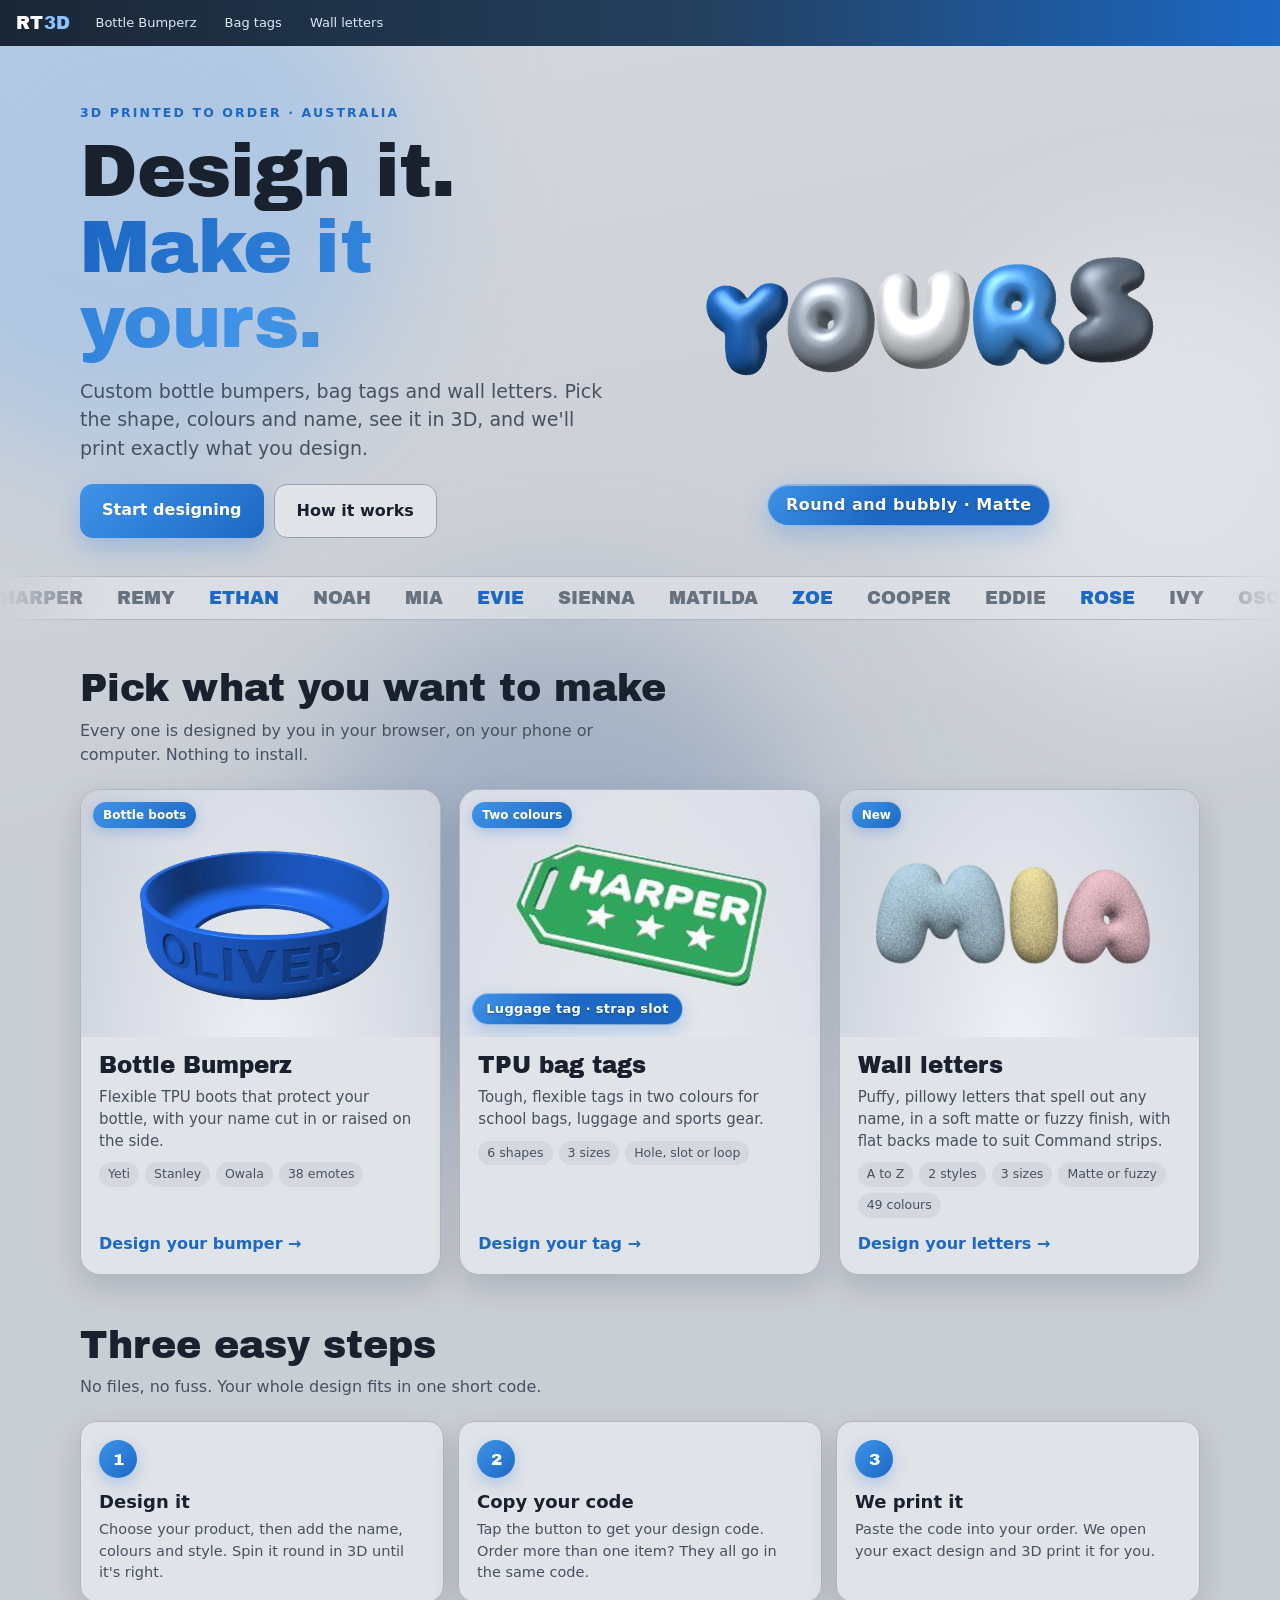
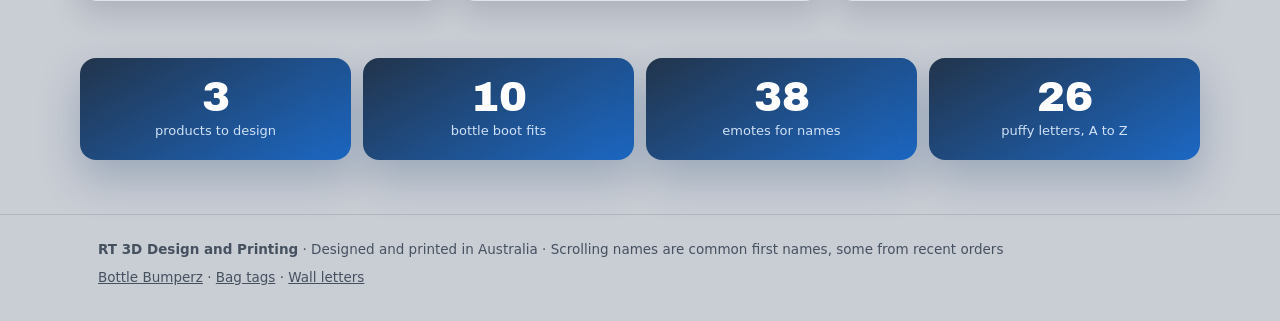
<file: index.html>
<!doctype html>
<html lang="en">
<head>
<meta charset="utf-8">
<meta name="viewport" content="width=device-width, initial-scale=1, viewport-fit=cover">
<title>RT3D Customisers</title>
<meta name="description" content="Design your own 3D-printed Bottle Bumperz, TPU bag tags and puffy wall letters. Made to order by RT 3D Design and Printing in Australia.">
<meta property="og:title" content="RT3D: design it, make it yours">
<meta property="og:description" content="Custom bottle bumpers, bag tags and wall letters, designed by you and 3D printed to order.">
<meta property="og:image" content="img/letters.jpg">
<link rel="icon" href="letters/icon.png">
<link rel="preconnect" href="https://fonts.googleapis.com">
<link rel="preconnect" href="https://fonts.gstatic.com" crossorigin>
<link rel="stylesheet" href="https://fonts.googleapis.com/css2?family=Archivo+Black&display=swap">
<link rel="stylesheet" href="rt3d.css">
<style>
*{box-sizing:border-box}
html,body{margin:0}
html{scroll-behavior:smooth}
body{color:var(--text);font:16px/1.5 system-ui,-apple-system,"Segoe UI",Roboto,sans-serif;min-height:100vh}
@media (prefers-reduced-motion: reduce){ html{scroll-behavior:auto} }
</style>
</head>
<body class="home">
<i class="blob b1"></i><i class="blob b2"></i><i class="blob b3"></i>

<main>
  <header class="wrapx hero">
    <div>
      <span class="kicker">3D printed to order · Australia</span>
      <h1>Design it.<br><span>Make it yours.</span></h1>
      <p>Custom bottle bumpers, bag tags and wall letters. Pick the shape, colours and name, see it in 3D, and we'll print exactly what you design.</p>
      <div class="cta"><a class="go" href="#products">Start designing</a><a class="alt" href="#how">How it works</a></div>
    </div>
    <div class="hero-view"><canvas id="heroLetters" aria-label="Puffy 3D letters spelling different names"></canvas><span class="hero-tag" id="heroTag" aria-hidden="true">Round and bubbly · Matte</span></div>
  </header>

  <div class="marquee" aria-hidden="true"><div id="names"></div></div>

  <section class="sec wrapx" id="products">
    <h2 class="reveal">Pick what you want to make</h2>
    <p class="lead reveal">Every one is designed by you in your browser, on your phone or computer. Nothing to install.</p>
    <div class="products">
      <a class="product reveal" href="bumpers/">
        <div class="pic"><img src="img/bumpers.jpg" alt="A custom bottle bumper with a name on it"><i>Bottle boots</i></div>
        <div class="body"><h3>Bottle Bumperz</h3><p>Flexible TPU boots that protect your bottle, with your name cut in or raised on the side.</p>
          <ul><li>Yeti</li><li>Stanley</li><li>Owala</li><li>38 emotes</li></ul><span class="open">Design your bumper <b>→</b></span></div>
      </a>
      <a class="product reveal" href="bag-tags/">
        <div class="pic" id="tagPics"><img class="on" src="img/tags/1.jpg" alt="A name-shaped bag tag with a keyring hole"><i>Two colours</i><b class="caption" id="tagCaption">Name-shaped · keyring hole</b></div>
        <div class="body"><h3>TPU bag tags</h3><p>Tough, flexible tags in two colours for school bags, luggage and sports gear.</p>
          <ul><li>6 shapes</li><li>3 sizes</li><li>Hole, slot or loop</li></ul><span class="open">Design your tag <b>→</b></span></div>
      </a>
      <a class="product reveal" href="letters/">
        <div class="pic"><img src="img/letters.jpg" alt="Puffy 3D wall letters in soft colours"><i>New</i></div>
        <div class="body"><h3>Wall letters</h3><p>Puffy, pillowy letters that spell out any name, in a soft matte or fuzzy finish, with flat backs made to suit Command strips.</p>
          <ul><li>A to Z</li><li>2 styles</li><li>3 sizes</li><li>Matte or fuzzy</li><li>49 colours</li></ul><span class="open">Design your letters <b>→</b></span></div>
      </a>
    </div>
  </section>

  <section class="sec wrapx" id="how">
    <h2 class="reveal">Three easy steps</h2>
    <p class="lead reveal">No files, no fuss. Your whole design fits in one short code.</p>
    <div class="steps">
      <div class="step reveal"><h3>Design it</h3><p>Choose your product, then add the name, colours and style. Spin it round in 3D until it's right.</p></div>
      <div class="step reveal"><h3>Copy your code</h3><p>Tap the button to get your design code. Order more than one item? They all go in the same code.</p></div>
      <div class="step reveal"><h3>We print it</h3><p>Paste the code into your order. We open your exact design and 3D print it for you.</p></div>
    </div>
  </section>

  <section class="sec wrapx">
    <div class="nums">
      <div class="num reveal"><b data-count="3">0</b><small>products to design</small></div>
      <div class="num reveal"><b data-count="10">0</b><small>bottle boot fits</small></div>
      <div class="num reveal"><b data-count="38">0</b><small>emotes for names</small></div>
      <div class="num reveal"><b data-count="26">0</b><small>puffy letters, A to Z</small></div>
    </div>
  </section>
</main>

<footer class="foot"><div class="wrapx"><span><b>RT 3D Design and Printing</b> · Designed and printed in Australia · Scrolling names are common first names, some from recent orders</span><span><a href="bumpers/">Bottle Bumperz</a> · <a href="bag-tags/">Bag tags</a> · <a href="letters/">Wall letters</a></span></div></footer>

<script src="rt3d.js"></script>
<script src="letters/letterview.js"></script>
<script>
"use strict";
// names drifting across the page
const NAMES = ["OLIVER", "MIA", "NOAH", "ISLA", "LEO", "AVA", "HENRY", "CHLOE", "JACK", "RUBY", "THEO", "GRACE", "FINN", "ZOE", "ARCHIE", "WILLOW", "HUDSON", "POPPY", "LUCAS", "EVIE", "HARVEY", "IVY", "MASON", "SIENNA", "OSCAR", "MATILDA", "ETHAN", "HAZEL", "LOGAN", "ELSIE", "CHARLIE", "ROSE", "TOBY", "PIPER", "MAX", "SOPHIE", "BEAU", "ELLA", "COOPER", "MILA", "ASHER", "DAISY", "EDDIE", "NINA", "FELIX", "LILY", "GUS", "AMELIA", "SAM", "HARPER", "RILEY", "FRANKIE", "JASPER", "ADDISON", "KAI", "TESS", "REMY", "BONNIE", "NED", "PENNY"];
const shuffle = a => { for (let i = a.length - 1; i > 0; i--) { const j = Math.floor(Math.random() * (i + 1)); [a[i], a[j]] = [a[j], a[i]]; } return a; };
// the same list twice, moved by exactly one list's width, so the join never shows
const showNames = list => { document.getElementById("names").innerHTML = [...list, ...list].map(n => `<span>${n}</span>`).join(""); };
showNames(shuffle(NAMES));
// names from recent orders (refresh-names.ps1), topped up from the list above to keep the scroll full
fetch("names.json", { cache: "no-cache" }).then(r => r.ok ? r.json() : null).then(d => {
  const recent = d && Array.isArray(d.names) ? shuffle(d.names.filter(n => /^[A-Z]{2,14}$/.test(n))).slice(0, 60) : [];
  if (recent.length) showNames(shuffle([...new Set([...recent, ...NAMES])].slice(0, 60)));
}).catch(() => {});
// things rising in as you scroll, and the numbers counting up
const reduced = matchMedia("(prefers-reduced-motion: reduce)").matches;
const count = el => { const end = +el.dataset.count; if (reduced) { el.textContent = end; return; } const t0 = performance.now(); const tick = t => { const k = Math.min((t - t0) / 1100, 1); el.textContent = Math.round(end * (1 - (1 - k) ** 3)); if (k < 1) requestAnimationFrame(tick); }; requestAnimationFrame(tick); };
const seen = new IntersectionObserver(es => es.forEach(e => { if (!e.isIntersecting) return; e.target.classList.add("in"); const n = e.target.querySelector("[data-count]"); if (n) count(n); seen.unobserve(e.target); }), { threshold: .14 });
document.querySelectorAll(".reveal").forEach(el => seen.observe(el));
// product cards tilt towards the pointer
if (!reduced && matchMedia("(hover: hover)").matches) document.querySelectorAll(".product").forEach(c => {
  c.addEventListener("pointermove", e => { const r = c.getBoundingClientRect(), x = (e.clientX - r.left) / r.width - .5, y = (e.clientY - r.top) / r.height - .5; c.style.transform = `translateY(-5px) rotateY(${x * 7}deg) rotateX(${-y * 7}deg)`; });
  c.addEventListener("pointerleave", () => { c.style.transform = ""; });
});
// the bag tag card works through every tag type
(() => {
  const TAGS = [["1", "Name-shaped · keyring hole"], ["2", "Luggage tag · strap slot"], ["3", "Rectangle · clip hole"], ["4", "Round · keyring hole"], ["5", "Shield · cable-tie hole"], ["6", "Heart · clip hole"], ["7", "Name-shaped · built-in loop"]];
  if (reduced) return;
  const box = document.getElementById("tagPics"), cap = document.getElementById("tagCaption"), pics = [box.querySelector("img")];
  TAGS.slice(1).forEach(([n, label]) => { const im = new Image(); im.src = `img/tags/${n}.jpg`; im.alt = `A bag tag: ${label}`; im.loading = "eager"; box.insertBefore(im, box.querySelector("i")); pics.push(im); });
  let at = 0;
  setInterval(() => { if (document.hidden) return; pics[at].classList.remove("on"); at = (at + 1) % pics.length; pics[at].classList.add("on"); cap.textContent = TAGS[at][1]; cap.classList.remove("pop"); void cap.offsetWidth; cap.classList.add("pop"); }, 3000);
})();
// the wall letters in the hero work through names, styles and finishes
(async () => {
  const canvas = document.getElementById("heroLetters"), tag = document.getElementById("heroTag"), view = LetterView.create(canvas); if (!view) return;
  const hex = h => [1, 3, 5].map(i => parseInt(h.substr(i, 2), 16) / 255);
  const SETS = [["#1c68c4", "#9aa6b5", "#e6e9ee", "#3f93e8", "#5d6b7d"], ["#f7c9d4", "#f8e8a6", "#bcdcee", "#c6ead8", "#dccdf0"], ["#a2cdea", "#6f93dc", "#d5ecf5", "#1f5fd1", "#8aa5c0"], ["#f9d2b8", "#a9bb9c", "#e6dcc8", "#c46a4b", "#cde2ad"], ["#c0b0e6", "#e8a6b6", "#7fd3d6", "#f4f1ea", "#f6b98c"]];
  const STYLE = { sniglet: "Round and bubbly", titan: "Bold and blocky", coiny: "Soft and round", poppins: "Clean and modern", alfa: "Classic slab", rammetto: "Extra heavy" }, FINISH = { matte: "Matte", fuzzy: "Fuzzy" };
  const SHOW = [["YOURS", "sniglet", "matte"], ["ISLA", "coiny", "fuzzy"], ["NOAH", "titan", "matte"], ["RUBY", "poppins", "matte"], ["OLIVER", "alfa", "fuzzy"], ["MIA", "rammetto", "fuzzy"], ["THEO", "sniglet", "matte"], ["POPPY", "coiny", "matte"], ["LEO", "titan", "fuzzy"], ["HAZEL", "poppins", "fuzzy"], ["FINN", "rammetto", "matte"], ["WILLOW", "alfa", "matte"]];
  const cache = new Map();
  const mesh = (f, ch) => { const k = f + ch; if (!cache.has(k)) cache.set(k, LetterView.loadPreview(`letters/letters/${f}/preview/${ch}.bin`)); return cache.get(k); };
  const load = ([word, f]) => Promise.all([...word].map(ch => mesh(f, ch)));
  const show = (meshes, [word, f, e], n) => { const set = SETS[n % SETS.length]; view.set(meshes.map((m, i) => ({ mesh: m, colour: hex(set[i % set.length]), finish: e })), 5); tag.textContent = `${STYLE[f]} · ${FINISH[e]}`; };
  show(await load(SHOW[0]), SHOW[0], 0);
  view.sway();
  if (reduced) return;
  let at = 0;
  setInterval(async () => {
    if (document.hidden) return;
    at = (at + 1) % SHOW.length;
    const meshes = await load(SHOW[at]);        // ready before the old name fades, so nothing flashes empty
    canvas.classList.add("fading"); tag.classList.add("fading");
    setTimeout(() => { show(meshes, SHOW[at], at); canvas.classList.remove("fading"); tag.classList.remove("fading"); }, 420);
  }, 4200);
})().catch(() => { document.querySelector(".hero-view").hidden = true; });
</script>
</body>
</html>
</file>
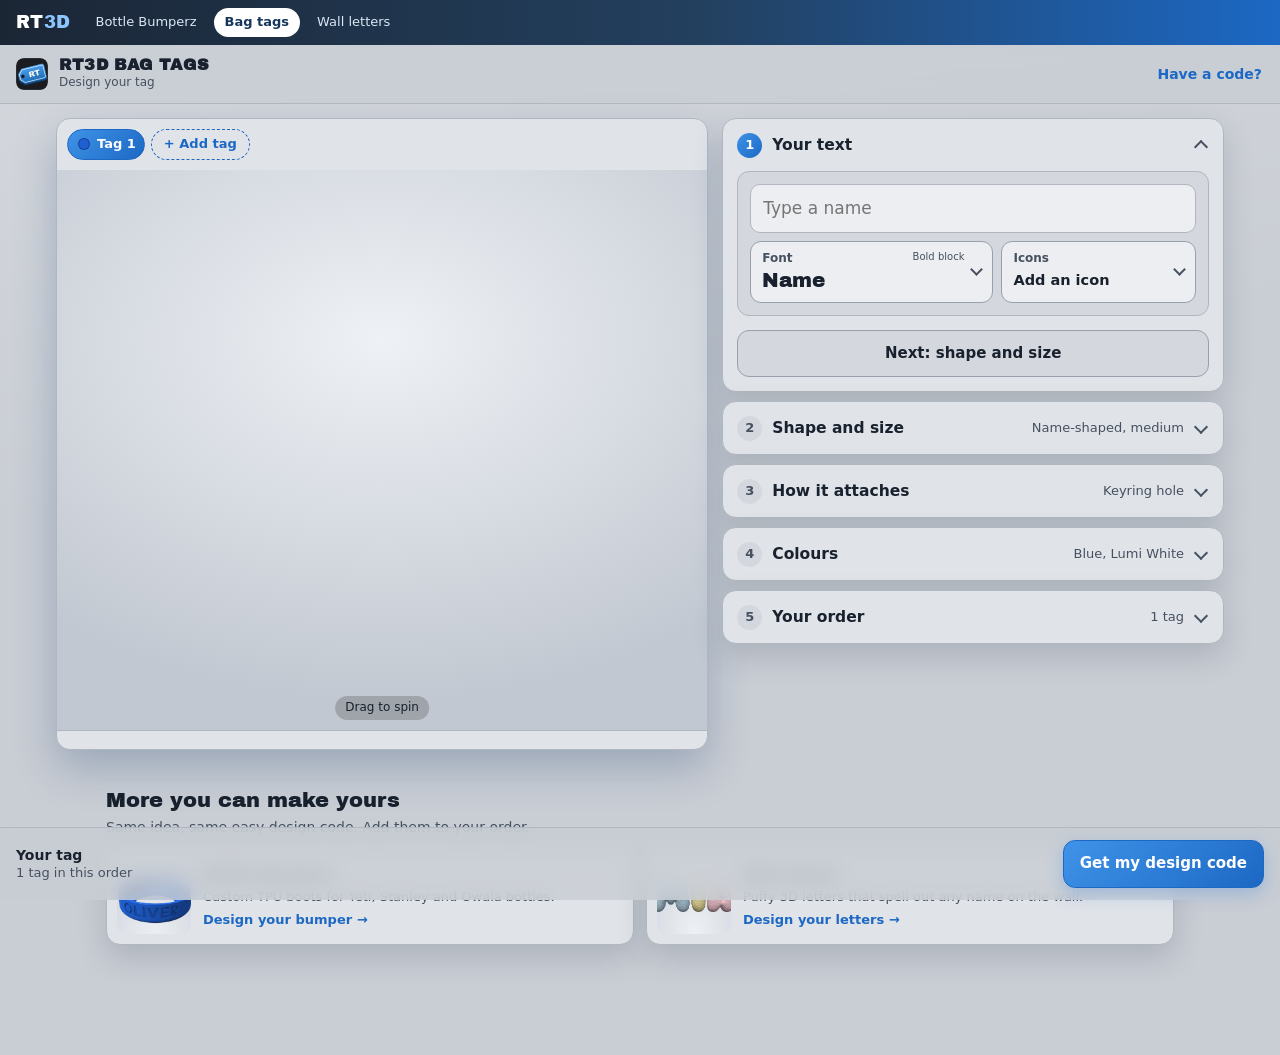
<file: bag-tags/index.html>
<!doctype html>
<html lang="en">
<head>
<meta charset="utf-8">
<meta name="viewport" content="width=device-width, initial-scale=1, viewport-fit=cover">
<title>RT3D Bag Tags</title>
<meta name="description" content="Design your own flexible TPU bag tag: pick a shape, colours, name, font and icons, then copy your design code into your order.">
<link rel="icon" href="icon.png">
<link rel="preconnect" href="https://fonts.googleapis.com">
<link rel="preconnect" href="https://fonts.gstatic.com" crossorigin>
<link rel="stylesheet" href="https://fonts.googleapis.com/css2?family=Archivo+Black&display=swap">
<link rel="stylesheet" href="designer.css">
<link rel="stylesheet" href="tag-designer.css">
<link rel="stylesheet" href="../rt3d.css">
</head>
<body>
<header class="top">
  <img class="tagmark" src="icon.png" alt="" aria-hidden="true">
  <div><div class="brand">RT3D Bag Tags</div><div class="sub">Design your tag</div></div>
  <span class="sp"></span>
  <button class="link" id="openCode" type="button">Have a code?</button>
</header>

<main class="wrap stepped">
  <section class="preview-card">
    <div class="tabs" id="tabs"></div>
    <div class="view"><canvas id="view" aria-label="Your tag, drag to spin"></canvas><span class="hint spin">Drag to spin</span></div>
    <div class="tag-meta" id="meta"></div>
    <div class="warn" id="warn" hidden></div>
  </section>

  <section class="controls">
    <details class="card dstep" name="steps" id="stepText" open>
      <summary><b>1</b><span class="step-title">Your text</span><span class="step-now" id="nowText"></span></summary>
      <div class="step-body">
        <div id="lines"></div>
        <button class="btn next" type="button" data-next="stepShape">Next: shape and size</button>
      </div>
    </details>

    <details class="card dstep" name="steps" id="stepShape">
      <summary><b>2</b><span class="step-title">Shape and size</span><span class="step-now" id="nowShape"></span></summary>
      <div class="step-body">
        <div class="shape-tiles" id="shapes"></div>
        <div class="label">Size</div>
        <div class="seg" id="size">
          <button type="button" data-v="S">Small<small>about 70 mm</small></button>
          <button type="button" data-v="M">Medium<small>about 100 mm</small></button>
          <button type="button" data-v="L">Large<small>about 130 mm</small></button>
        </div>
        <div id="textSizeBox">
          <div class="label">Text size</div>
          <div class="seg" id="textSize">
            <button type="button" data-v="0">Standard</button>
            <button type="button" data-v="1">Bigger</button>
            <button type="button" data-v="2">Biggest<small>fills the tag</small></button>
          </div>
          <p class="hint" id="textSizeHint" style="margin:8px 0 0" hidden>Your text already fills this tag, so there's no room to make it bigger.</p>
        </div>
        <button class="btn next" type="button" data-next="stepAttach">Next: how it attaches</button>
      </div>
    </details>

    <details class="card dstep" name="steps" id="stepAttach">
      <summary><b>3</b><span class="step-title">How it attaches</span><span class="step-now" id="nowAttach"></span></summary>
      <div class="step-body">
        <div class="chips" id="attach"></div>
        <p class="hint" id="attachHint" style="margin:10px 0 0"></p>
        <button class="btn next" type="button" data-next="stepColour">Next: colours</button>
      </div>
    </details>

    <details class="card dstep" name="steps" id="stepColour">
      <summary><b>4</b><span class="step-title">Colours</span><span class="step-now" id="nowColour"></span></summary>
      <div class="step-body">
        <div class="seg" id="colourFor">
          <button type="button" data-v="c"><i class="dot" id="c1Dot"></i>Backing<small id="c1Name"></small></button>
          <button type="button" data-v="k"><i class="dot" id="c2Dot"></i>Letters<small id="c2Name"></small></button>
        </div>
        <div class="swatches" id="colours" style="margin-top:12px"></div>
        <button class="btn next" type="button" data-next="stepOrder">Next: check your order</button>
      </div>
    </details>

    <details class="card dstep order" name="steps" id="stepOrder">
      <summary><b>5</b><span class="step-title">Your order</span><span class="step-now" id="orderCount"></span></summary>
      <div class="step-body">
        <p class="hint" style="margin:0 0 10px">Ordering more than one? Add each tag here: they all go in the same design code.</p>
        <div class="order-list" id="orderList"></div>
        <button class="btn add-big" id="addTag2" type="button"><span>+</span> Add another tag</button>
      </div>
    </details>
  </section>
</main>

<footer class="bar with-sum">
  <div class="bar-sum" id="barSum"></div>
  <button class="btn primary" id="getCode" type="button">Get my design code</button>
</footer>

<dialog id="nameDlg">
  <h3>Who's this order for?</h3>
  <p class="hint">Your name or eBay username, so we can match your design to your order.</p>
  <input type="text" id="orderName" maxlength="40" autocomplete="name" placeholder="e.g. Sarah J or sarahj_88">
  <p class="hint err" id="nameErr"></p>
  <p class="hint small" id="nameSummary"></p>
  <div class="dlg-end"><button class="btn ghost" id="nameBack" type="button">Back</button><button class="btn primary" id="nameOk" type="button">Continue</button></div>
</dialog>

<dialog id="codeDlg">
  <h3>Your design code</h3>
  <p class="hint">Copy this code and paste it in the <b>Note to Seller</b> at checkout when you order on eBay. We'll print exactly this design.</p>
  <div class="code" id="codeText"></div>
  <div class="row-btns">
    <a class="btn primary" id="buyEbay" target="_blank" rel="noopener" hidden>Order on eBay</a>
    <button class="btn primary" id="copyCode" type="button">Copy code</button>
    <button class="btn" id="copyLink" type="button">Copy link to this design</button>
  </div>
  <p class="ebay-note" id="ebayNote" role="status" hidden>Code copied, paste it in the <b>Note to Seller</b> at checkout</p>
  <p class="hint small" id="codeSummary"></p>
  <div class="dlg-end"><button class="btn ghost" id="closeCode" type="button">Back to my design</button></div>
</dialog>

<dialog id="loadDlg">
  <h3>Open a design code</h3>
  <p class="hint">Paste a bag tag code (it starts with RTT1-) to see it or change it.</p>
  <textarea id="loadText" rows="3" spellcheck="false" placeholder="RTT1-…"></textarea>
  <p class="hint err" id="loadErr"></p>
  <div class="dlg-end"><button class="btn ghost" id="loadCancel" type="button">Cancel</button><button class="btn primary" id="loadOk" type="button">Open</button></div>
</dialog>

<div class="toast" id="toast" hidden></div>

<script src="emotes.js"></script>
<script src="code.js"></script>
<script src="engine.js"></script>
<script src="view3d.js"></script>
<script src="earcut.js"></script>
<script src="tags.js"></script>
<script src="picker.js"></script>
<script src="../ebay.js"></script>
<script src="designer.js"></script>
<script src="../rt3d.js"></script>
</body>
</html>
</file>
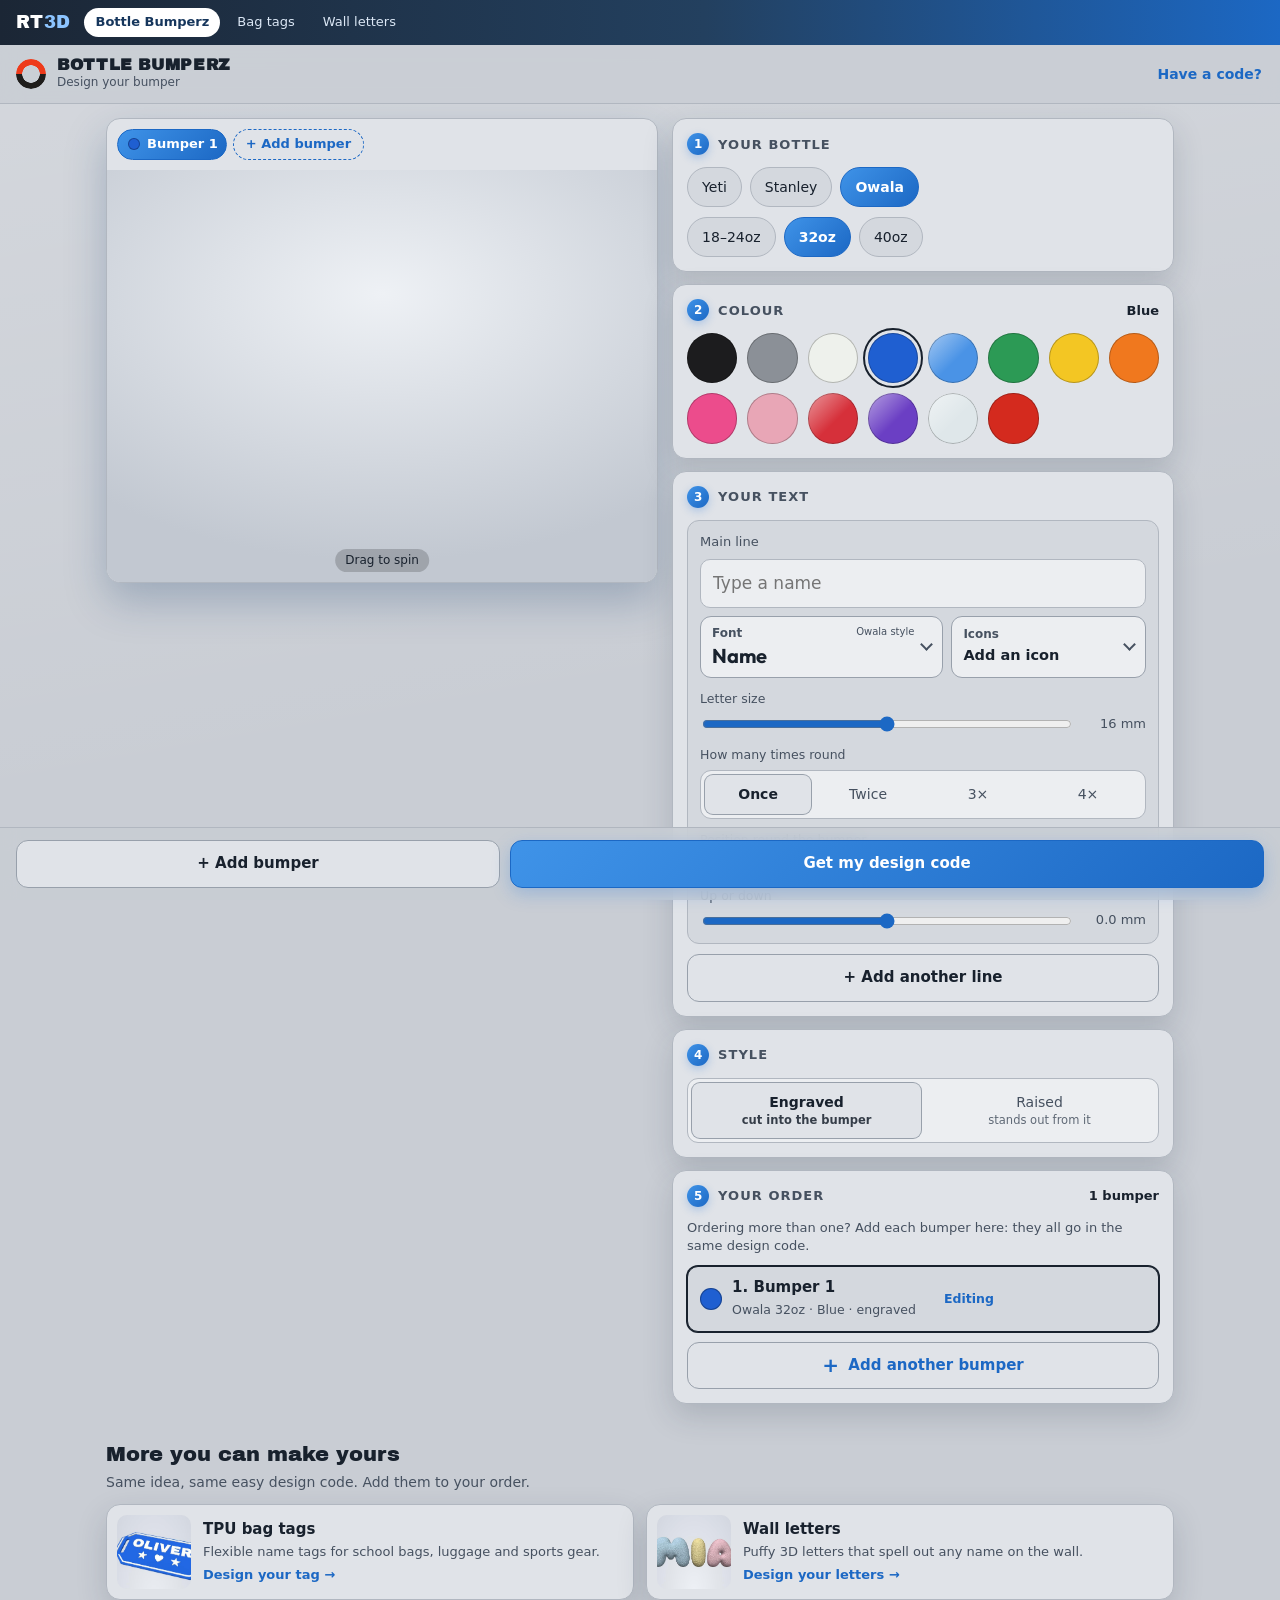
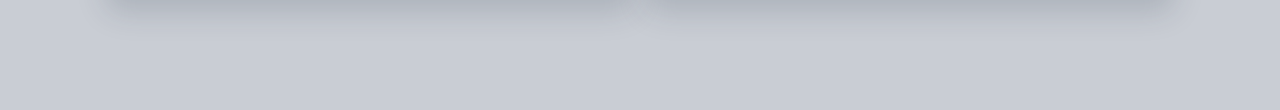
<file: bumpers/index.html>
<!doctype html>
<html lang="en">
<head>
<meta charset="utf-8">
<meta name="viewport" content="width=device-width, initial-scale=1, viewport-fit=cover">
<title>Bottle Bumperz Designer</title>
<meta name="description" content="Design your own Bottle Bumperz boot: pick your bottle, colour, name, font and icons, then copy your design code into your order.">
<link rel="icon" href="icon.png">
<link rel="preconnect" href="https://fonts.googleapis.com">
<link rel="preconnect" href="https://fonts.gstatic.com" crossorigin>
<link rel="stylesheet" href="https://fonts.googleapis.com/css2?family=Archivo+Black&display=swap">
<link rel="stylesheet" href="designer.css">
<link rel="stylesheet" href="../rt3d.css">
</head>
<body>
<header class="top">
  <span class="ring" aria-hidden="true"></span>
  <div><div class="brand">Bottle Bumperz</div><div class="sub">Design your bumper</div></div>
  <span class="sp"></span>
  <button class="link" id="openCode" type="button">Have a code?</button>
</header>

<main class="wrap">
  <section class="preview-card">
    <div class="tabs" id="tabs"></div>
    <div class="view"><canvas id="view" aria-label="Your bumper, drag to spin"></canvas><span class="hint spin">Drag to spin</span></div>
    <div class="warn" id="warn" hidden></div>
  </section>

  <section class="controls">
    <div class="card">
      <h2><b>1</b>Your bottle</h2>
      <div class="chips" id="brands"></div>
      <div class="chips sizes" id="sizes"></div>
    </div>

    <div class="card">
      <h2><b>2</b>Colour <span class="picked" id="colourName"></span></h2>
      <div class="swatches" id="colours"></div>
    </div>

    <div class="card">
      <h2><b>3</b>Your text</h2>
      <div id="lines"></div>
      <button class="btn ghost" id="addLine" type="button">+ Add another line</button>
    </div>

    <div class="card">
      <h2><b>4</b>Style</h2>
      <div class="seg" id="style">
        <button type="button" data-v="e">Engraved<small>cut into the bumper</small></button>
        <button type="button" data-v="r">Raised<small>stands out from it</small></button>
      </div>
    </div>

    <div class="card order">
      <h2><b>5</b>Your order <span class="picked" id="orderCount"></span></h2>
      <p class="hint" style="margin:0 0 10px">Ordering more than one? Add each bumper here: they all go in the same design code.</p>
      <div class="order-list" id="orderList"></div>
      <button class="btn add-big" id="addBumper2" type="button"><span>+</span> Add another bumper</button>
    </div>
  </section>
</main>

<footer class="bar">
  <button class="btn" id="addBumper" type="button" title="Design another bumper for the same order">+ Add bumper</button>
  <button class="btn primary" id="getCode" type="button">Get my design code</button>
</footer>

<dialog id="nameDlg">
  <h3>Who's this order for?</h3>
  <p class="hint">Your name or eBay username, so we can match your design to your order.</p>
  <input type="text" id="orderName" maxlength="40" autocomplete="name" placeholder="e.g. Sarah J or sarahj_88">
  <p class="hint err" id="nameErr"></p>
  <p class="hint small" id="nameSummary"></p>
  <div class="dlg-end"><button class="btn ghost" id="nameBack" type="button">Back</button><button class="btn primary" id="nameOk" type="button">Continue</button></div>
</dialog>

<dialog id="codeDlg">
  <h3>Your design code</h3>
  <p class="hint">Copy this code and paste it in the <b>Note to Seller</b> at checkout when you order on eBay. We'll print exactly this design.</p>
  <div class="code" id="codeText"></div>
  <div class="row-btns">
    <div class="ebay-btns" id="buyEbay"></div>
    <button class="btn primary" id="copyCode" type="button">Copy code</button>
    <button class="btn" id="copyLink" type="button">Copy link to this design</button>
  </div>
  <p class="ebay-note" id="ebayNote" role="status" hidden>Code copied, paste it in the <b>Note to Seller</b> at checkout</p>
  <p class="hint small" id="ebayMulti" hidden>Your bumpers fit different bottles, and each bottle has its own eBay listing. Order each bottle's bumpers from its listing and paste the same code in each order.</p>
  <p class="hint small" id="codeSummary"></p>
  <div class="dlg-end"><button class="btn ghost" id="closeCode" type="button">Back to my design</button></div>
</dialog>

<dialog id="loadDlg">
  <h3>Open a design code</h3>
  <p class="hint">Paste a Bottle Bumperz code (it starts with BBZ1-) to see it or change it.</p>
  <textarea id="loadText" rows="3" spellcheck="false" placeholder="BBZ1-…"></textarea>
  <p class="hint err" id="loadErr"></p>
  <div class="dlg-end"><button class="btn ghost" id="loadCancel" type="button">Cancel</button><button class="btn primary" id="loadOk" type="button">Open</button></div>
</dialog>

<div class="toast" id="toast" hidden></div>

<script src="emotes.js"></script>
<script src="code.js"></script>
<script src="engine.js"></script>
<script src="view3d.js"></script>
<script src="picker.js"></script>
<script src="../ebay.js"></script>
<script src="designer.js"></script>
<script src="../rt3d.js"></script>
</body>
</html>
</file>
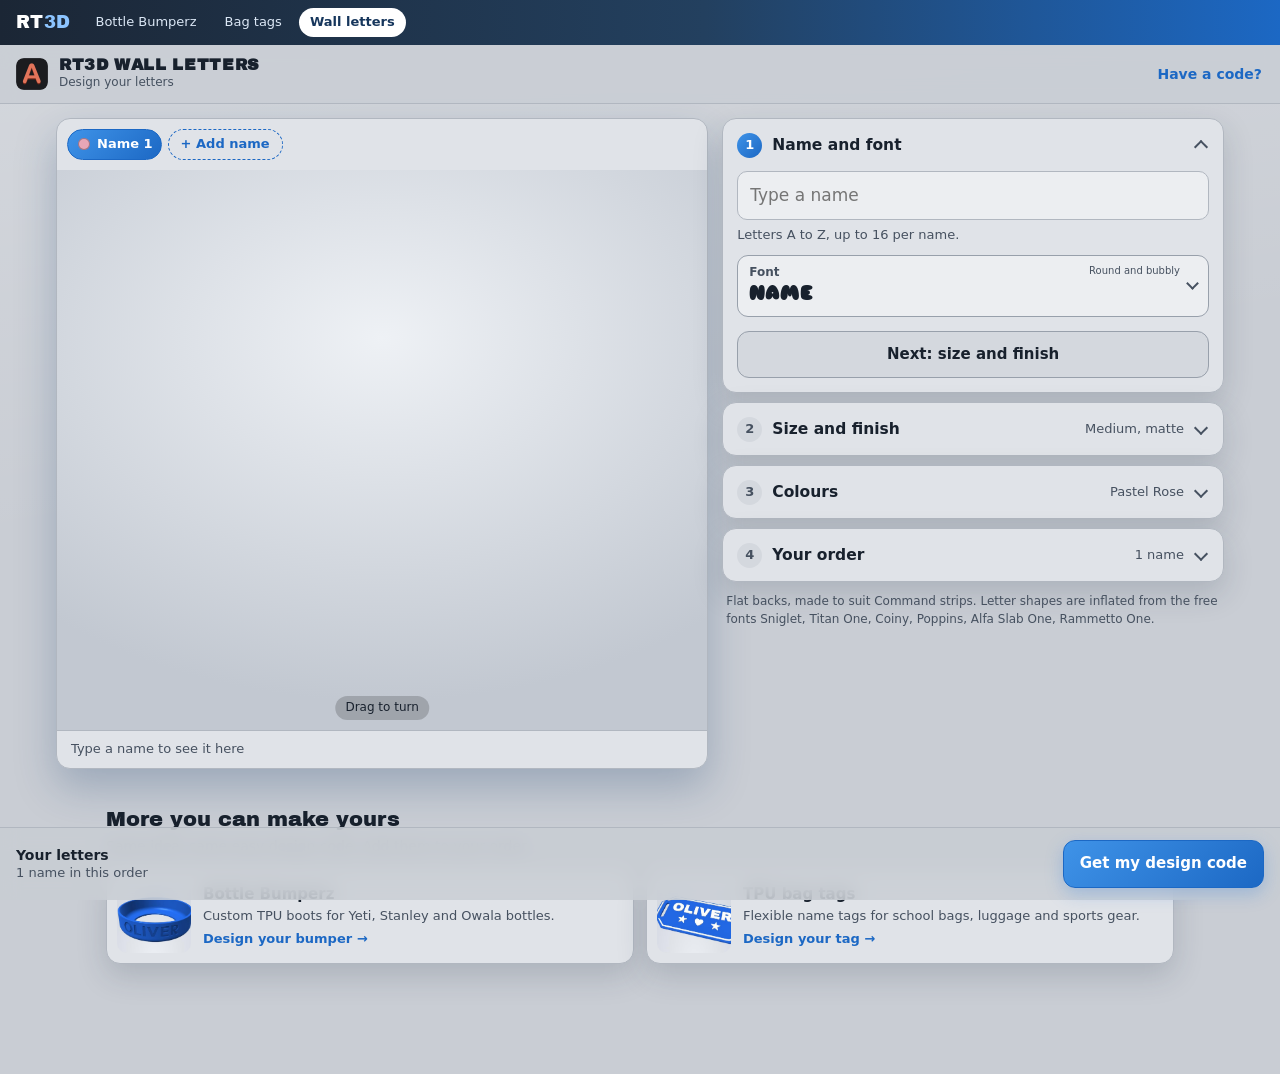
<file: letters/index.html>
<!doctype html>
<html lang="en">
<head>
<meta charset="utf-8">
<meta name="viewport" content="width=device-width, initial-scale=1, viewport-fit=cover">
<title>RT3D Wall Letters</title>
<meta name="description" content="Design puffy 3D-printed wall letters: type a name, pick a style, size and colours, then copy your design code into your order.">
<link rel="icon" href="icon.png">
<link rel="preconnect" href="https://fonts.googleapis.com">
<link rel="preconnect" href="https://fonts.gstatic.com" crossorigin>
<link rel="stylesheet" href="https://fonts.googleapis.com/css2?family=Archivo+Black&display=swap">
<link rel="stylesheet" href="designer.css">
<link rel="stylesheet" href="letter-designer.css">
<link rel="stylesheet" href="../rt3d.css">
</head>
<body>
<header class="top">
  <img class="mark" src="icon.png" alt="" aria-hidden="true">
  <div><div class="brand">RT3D Wall Letters</div><div class="sub">Design your letters</div></div>
  <span class="sp"></span>
  <button class="link" id="openCode" type="button">Have a code?</button>
</header>

<main class="wrap stepped">
  <section class="preview-card">
    <div class="tabs" id="tabs"></div>
    <div class="view"><canvas id="view" aria-label="Your letters, drag to turn"></canvas><span class="hint spin">Drag to turn</span></div>
    <div class="meta" id="meta"></div>
    <div class="warn" id="warn" hidden></div>
  </section>

  <section class="controls">
    <details class="card dstep" name="steps" id="stepName" open>
      <summary><b>1</b><span class="step-title">Name and font</span><span class="step-now" id="nowName"></span></summary>
      <div class="step-body">
        <input type="text" id="word" maxlength="16" placeholder="Type a name" autocomplete="off" autocapitalize="characters" aria-label="The name">
        <p class="hint" style="margin:6px 0 10px">Letters A to Z, up to 16 per name.</p>
        <div id="stylePick"></div>
        <button class="btn next" type="button" data-next="stepSize">Next: size and finish</button>
      </div>
    </details>

    <details class="card dstep" name="steps" id="stepSize">
      <summary><b>2</b><span class="step-title">Size and finish</span><span class="step-now" id="nowSize"></span></summary>
      <div class="step-body">
        <div class="label">Size</div>
        <div class="seg" id="size">
          <button type="button" data-v="S">Small<small>80 mm tall</small></button>
          <button type="button" data-v="M">Medium<small>120 mm tall</small></button>
          <button type="button" data-v="L">Large<small>160 mm tall</small></button>
        </div>
        <div class="label">Finish</div>
        <div class="seg" id="finish">
          <button type="button" data-v="matte">Matte<small>smooth and soft</small></button>
          <button type="button" data-v="fuzzy">Fuzzy<small>textured, felt-like</small></button>
        </div>
        <button class="btn next" type="button" data-next="stepColour">Next: colours</button>
      </div>
    </details>

    <details class="card dstep" name="steps" id="stepColour">
      <summary><b>3</b><span class="step-title">Colours</span><span class="step-now" id="colourName"></span></summary>
      <div class="step-body">
        <div class="chips" id="letterPick"></div>
        <p class="hint" style="margin:8px 0 10px">Colour every letter the same, or tap one letter to change just that one.</p>
        <div class="swatches" id="colours"></div>
        <button class="btn next" type="button" data-next="stepOrder">Next: check your order</button>
      </div>
    </details>

    <details class="card dstep order" name="steps" id="stepOrder">
      <summary><b>4</b><span class="step-title">Your order</span><span class="step-now" id="orderCount"></span></summary>
      <div class="step-body">
        <p class="hint" style="margin:0 0 10px">Ordering more than one name? Add each here: they all go in the same design code.</p>
        <div class="order-list" id="orderList"></div>
        <button class="btn add-big" id="addName2" type="button"><span>+</span> Add another name</button>
      </div>
    </details>
    <p class="hint credit" id="credit">Flat backs, made to suit Command strips.</p>
  </section>
</main>

<footer class="bar with-sum">
  <div class="bar-sum" id="barSum"></div>
  <button class="btn primary" id="getCode" type="button">Get my design code</button>
</footer>

<dialog id="nameDlg">
  <h3>Who's this order for?</h3>
  <p class="hint">Your name or eBay username, so we can match your design to your order.</p>
  <input type="text" id="orderName" maxlength="40" autocomplete="name" placeholder="e.g. Sarah J or sarahj_88">
  <p class="hint err" id="nameErr"></p>
  <p class="hint small" id="nameSummary"></p>
  <div class="dlg-end"><button class="btn ghost" id="nameBack" type="button">Back</button><button class="btn primary" id="nameOk" type="button">Continue</button></div>
</dialog>

<dialog id="codeDlg">
  <h3>Your design code</h3>
  <p class="hint">Copy this code and paste it in the <b>Note to Seller</b> at checkout when you order on eBay. We'll print exactly this design.</p>
  <div class="code" id="codeText"></div>
  <div class="row-btns">
    <a class="btn primary" id="buyEbay" target="_blank" rel="noopener" hidden>Order on eBay</a>
    <button class="btn primary" id="copyCode" type="button">Copy code</button>
    <button class="btn" id="copyLink" type="button">Copy link to this design</button>
  </div>
  <p class="ebay-note" id="ebayNote" role="status" hidden>Code copied, paste it in the <b>Note to Seller</b> at checkout</p>
  <p class="hint small" id="codeSummary"></p>
  <div class="dlg-end"><button class="btn ghost" id="closeCode" type="button">Back to my design</button></div>
</dialog>

<dialog id="loadDlg">
  <h3>Open a design code</h3>
  <p class="hint">Paste a wall letter code (it starts with RTL1-) to see it or change it.</p>
  <textarea id="loadText" rows="3" spellcheck="false" placeholder="RTL1-…"></textarea>
  <p class="hint err" id="loadErr"></p>
  <div class="dlg-end"><button class="btn ghost" id="loadCancel" type="button">Cancel</button><button class="btn primary" id="loadOk" type="button">Open</button></div>
</dialog>

<div class="toast" id="toast" hidden></div>

<script src="code.js"></script>
<script src="letterview.js"></script>
<script src="picker.js"></script>
<script src="../ebay.js"></script>
<script src="designer.js"></script>
<script src="../rt3d.js"></script>
</body>
</html>
</file>
<file: rt3d.css>
/* RT3D site style (2026-11-06): soft light and mid greys with blue, shared by the front page and every designer. Loaded last,
   so these colours replace each designer's own. Light is never bright white; every animation stops for reduced motion. */
:root{
  --bg:#c9cdd4; --panel:#e0e3e8; --panel2:#d4d8de; --field:#eceef1; --line:#b1b7c0; --line2:#98a0ab;
  --text:#18212d; --muted:#465160; --faint:#68717e;
  --red:#1c68c4; --on-red:#fff; --blue:#1c68c4; --blue2:#3f93e8; --glow:rgb(40 120 220 / .28);
  --stage:radial-gradient(110% 90% at 50% 30%, #eef1f5 0%, #c2c8d1 72%);
  --warn:#7a4c00; --shadow:0 12px 30px rgb(30 45 65 / .17); --lift:0 18px 42px rgb(25 60 110 / .26);
  color-scheme:light;
}
@media (prefers-color-scheme: dark){
  :root{
    --bg:#2f3947; --panel:#3b4655; --panel2:#465263; --field:#28313d; --line:#566274; --line2:#6a778a;
    --text:#f3f6fa; --muted:#c6cfda; --faint:#a3aebc;
    --red:#4b9af0; --blue:#5aa6f5; --blue2:#8cc4ff; --glow:rgb(90 170 250 / .35);
    --stage:radial-gradient(110% 90% at 50% 30%, #4d5a6c 0%, #2c3543 74%);
    --warn:#f5c566; --shadow:0 12px 30px rgb(10 18 30 / .34); --lift:0 18px 42px rgb(12 40 85 / .44);
    color-scheme:dark;
  }
}
body{background:var(--bg) linear-gradient(170deg,rgb(255 255 255 / .22),transparent 42%) no-repeat}
@media (prefers-color-scheme: dark){ body{background:var(--bg) linear-gradient(170deg,rgb(90 166 245 / .16),transparent 46%) no-repeat} }

/* ---- the bar across the top of every page ---- */
.rt3d-nav{display:flex;align-items:center;gap:6px;padding:8px 16px;background:linear-gradient(90deg,#1b2635,#23405f 55%,#1c68c4);color:#fff;font-size:13px;overflow-x:auto;scrollbar-width:none}
.rt3d-nav::-webkit-scrollbar{display:none}
.rt3d-nav .logo{font:400 18px/1 "Archivo Black",system-ui,sans-serif;color:#fff;text-decoration:none;letter-spacing:.02em;margin-right:8px;flex:none}
.rt3d-nav .logo span{color:#8cc4ff}
.rt3d-nav a.pill{flex:none;color:#dbe7f5;text-decoration:none;padding:5px 11px;border-radius:999px;transition:background .2s,color .2s,transform .2s}
.rt3d-nav a.pill:hover{background:rgb(255 255 255 / .16);color:#fff;transform:translateY(-1px)}
.rt3d-nav a.pill.on{background:#fff;color:#16365c;font-weight:700}

/* ---- polish on the designers ---- */
.card,.preview-card{box-shadow:var(--shadow);transition:box-shadow .25s,transform .25s,border-color .25s}
.card:hover{box-shadow:var(--lift);border-color:var(--line2)}
.preview-card{box-shadow:var(--lift)}
.card h2 b{background:linear-gradient(135deg,var(--blue2),var(--blue));box-shadow:0 3px 9px var(--glow)}
.btn,.chip,.tab,.seg button,.order-row,.fonts button,.emotes button,.swatches button{transition:transform .16s cubic-bezier(.3,1.5,.6,1),box-shadow .2s,background-color .2s,border-color .2s,color .2s}
.btn:hover,.chip:hover,.tab:hover,.order-row:hover,.fonts button:hover{transform:translateY(-2px);box-shadow:0 7px 16px var(--glow)}
.btn:active,.chip:active,.tab:active,.swatches button:active{transform:scale(.96)}
.emotes button:hover,.swatches button:hover{transform:scale(1.12)}
.chip.on,.tab.on{background:linear-gradient(135deg,var(--blue2),var(--blue));border-color:var(--blue);color:#fff}
.btn.primary{position:relative;overflow:hidden;background:linear-gradient(135deg,var(--blue2),var(--blue));border-color:var(--blue);box-shadow:0 6px 18px var(--glow)}
.btn.primary::after{content:"";position:absolute;inset:0 auto 0 -60%;width:40%;background:linear-gradient(100deg,transparent,rgb(255 255 255 / .45),transparent);transform:skewX(-18deg);animation:rt3d-sheen 4.5s ease-in-out infinite}
.bar{backdrop-filter:blur(10px);background:color-mix(in srgb,var(--bg) 82%,transparent)}
.top{backdrop-filter:blur(10px);background:color-mix(in srgb,var(--bg) 86%,transparent)}
dialog[open]{animation:rt3d-pop .24s cubic-bezier(.2,1.2,.4,1)}
dialog::backdrop{backdrop-filter:blur(3px);background:rgb(20 30 45 / .45)}
.toast{animation:rt3d-pop .22s ease-out;background:linear-gradient(135deg,#23405f,#1c68c4);color:#fff}
.controls > *{animation:rt3d-rise .55s both cubic-bezier(.2,.8,.3,1)}
.controls > :nth-child(2){animation-delay:.07s}.controls > :nth-child(3){animation-delay:.14s}.controls > :nth-child(4){animation-delay:.21s}.controls > :nth-child(5){animation-delay:.28s}
.preview-card{animation:rt3d-rise .5s both cubic-bezier(.2,.8,.3,1)}

/* ---- "more from RT3D" at the end of each designer ---- */
.rt3d-more{max-width:1100px;margin:6px auto 0;padding:10px 16px 26px}
.rt3d-more h2{font:400 21px/1.2 "Archivo Black",system-ui,sans-serif;margin:8px 0 4px}
.rt3d-more > p{margin:0 0 12px;color:var(--muted);font-size:14px}
.rt3d-more .list{display:grid;grid-template-columns:repeat(auto-fit,minmax(230px,1fr));gap:12px}
.rt3d-more a{display:flex;align-items:center;gap:12px;text-decoration:none;color:inherit;background:var(--panel);border:1px solid var(--line);border-radius:14px;padding:10px;box-shadow:var(--shadow);transition:transform .2s,box-shadow .2s}
.rt3d-more a:hover{transform:translateY(-3px);box-shadow:var(--lift)}
.rt3d-more img{width:74px;height:74px;object-fit:cover;border-radius:10px;flex:none}
.rt3d-more b{display:block;font-size:15px}.rt3d-more small{color:var(--muted);font-size:13px}.rt3d-more em{display:block;font-style:normal;font-weight:700;color:var(--blue);font-size:13px;margin-top:3px}

/* ---- the front page ---- */
.home{overflow-x:hidden;position:relative}
.home .blob{position:fixed;border-radius:50%;filter:blur(70px);opacity:.5;z-index:-1;pointer-events:none;animation:rt3d-drift 22s ease-in-out infinite alternate}
.home .b1{width:44vw;height:44vw;left:-12vw;top:-8vw;background:#8db9ec}
.home .b2{width:36vw;height:36vw;right:-10vw;top:26vh;background:#f1f3f6;animation-duration:27s;animation-direction:alternate-reverse}
.home .b3{width:40vw;height:40vw;left:24vw;bottom:-18vw;background:#7f95b4;animation-duration:31s}
@media (prefers-color-scheme: dark){ .home .blob{opacity:.3} .home .b1{background:#5f8fc7} .home .b2{background:#5a7ca6} .home .b3{background:#6e8096} }
.wrapx{max-width:1120px;margin:0 auto;padding:0 18px}
.hero{display:grid;grid-template-columns:minmax(0,1fr);gap:8px;align-items:center;padding:30px 0 12px}
@media (min-width:880px){ .hero{grid-template-columns:minmax(0,1fr) minmax(0,1.1fr);padding:54px 0 24px} }
@media (prefers-color-scheme: dark){ .hero h1 span{background-image:linear-gradient(100deg,#8cc4ff,#c9e2ff,#6fb2f5,#8cc4ff)} }
.kicker{display:inline-block;font-size:12.5px;letter-spacing:.17em;text-transform:uppercase;color:var(--blue);font-weight:700;margin-bottom:12px}
.hero h1{font:400 clamp(40px,8vw,74px)/1.02 "Archivo Black",system-ui,sans-serif;margin:0 0 16px;letter-spacing:-.01em}
.hero h1 span{background:linear-gradient(100deg,var(--blue),var(--blue2),#47688f,var(--blue));background-size:260% 100%;-webkit-background-clip:text;background-clip:text;color:transparent;animation:rt3d-flow 7s linear infinite}
.hero p{font-size:clamp(16px,2.2vw,19px);line-height:1.5;color:var(--muted);margin:0 0 22px;max-width:30em}
.cta{display:flex;flex-wrap:wrap;gap:10px}
.cta a{position:relative;overflow:hidden;text-decoration:none;font-weight:700;padding:14px 22px;border-radius:13px;transition:transform .18s cubic-bezier(.3,1.5,.6,1),box-shadow .2s}
.cta a:hover{transform:translateY(-3px)}
.cta .go{background:linear-gradient(135deg,var(--blue2),var(--blue));color:#fff;box-shadow:0 10px 26px var(--glow)}
.cta .go::after{content:"";position:absolute;inset:0 auto 0 -60%;width:40%;background:linear-gradient(100deg,transparent,rgb(255 255 255 / .5),transparent);transform:skewX(-18deg);animation:rt3d-sheen 4s ease-in-out infinite}
.cta .alt{background:var(--panel);color:var(--text);border:1px solid var(--line2)}
.hero-view{position:relative;height:clamp(230px,38vw,430px);touch-action:pan-y}
.hero-view canvas{position:absolute;inset:0;width:100%;height:100%;cursor:grab;touch-action:pan-y}
.hero-view canvas{transition:opacity .42s}
.hero-view canvas.fading{opacity:0}
.hero-tag{position:absolute;left:50%;bottom:8px;transform:translateX(-50%);white-space:nowrap;font-size:clamp(14px,1.7vw,16px);font-weight:800;letter-spacing:.03em;color:#fff;background:linear-gradient(135deg,var(--blue2),var(--blue) 45%,#1c68c4);border:1px solid rgb(255 255 255 / .45);padding:8px 18px;border-radius:999px;box-shadow:0 10px 26px var(--glow),inset 0 1px 0 rgb(255 255 255 / .35);text-shadow:0 1px 2px rgb(10 40 80 / .45);transition:opacity .3s,transform .42s cubic-bezier(.3,1.6,.5,1);pointer-events:none}
.hero-tag.fading{opacity:0;transform:translateX(-50%) translateY(8px) scale(.88)}
.product #tagPics img{position:absolute;inset:0;opacity:0;transition:opacity .7s,transform .6s cubic-bezier(.2,.8,.3,1)}
.product #tagPics img.on{opacity:1}
.product .pic .caption{position:absolute;left:12px;bottom:12px;font-size:13px;font-weight:800;letter-spacing:.02em;color:#fff;background:linear-gradient(135deg,var(--blue2),var(--blue) 45%,#1c68c4);border:1px solid rgb(255 255 255 / .45);padding:5px 13px;border-radius:999px;box-shadow:0 7px 18px var(--glow);text-shadow:0 1px 2px rgb(10 40 80 / .45)}
.product .pic .caption.pop{animation:rt3d-pop .38s cubic-bezier(.3,1.6,.5,1)}
.marquee{overflow:hidden;border-block:1px solid var(--line);background:color-mix(in srgb,var(--panel) 70%,transparent);margin:14px 0 8px;mask-image:linear-gradient(90deg,transparent,#000 8%,#000 92%,transparent);-webkit-mask-image:linear-gradient(90deg,transparent,#000 8%,#000 92%,transparent)}
.marquee div{display:flex;width:max-content;padding:11px 0;font:400 18px "Archivo Black",system-ui,sans-serif;color:var(--faint);animation:rt3d-slide 150s linear infinite}
.marquee span{flex:none;padding-right:34px}
.marquee span:nth-child(3n){color:var(--blue)}
.sec{padding:40px 0 10px}
.sec > h2,.sec > .wrapx > h2{font:400 clamp(26px,4.4vw,38px)/1.12 "Archivo Black",system-ui,sans-serif;margin:0 0 8px}
.sec .lead{color:var(--muted);margin:0 0 22px;max-width:36em}
.products{display:grid;grid-template-columns:repeat(auto-fit,minmax(280px,1fr));gap:18px;perspective:1100px}
.product{display:flex;flex-direction:column;background:var(--panel);border:1px solid var(--line);border-radius:20px;overflow:hidden;text-decoration:none;color:inherit;box-shadow:var(--shadow);transition:transform .18s ease-out,box-shadow .25s;transform-style:preserve-3d}
.product:hover{box-shadow:var(--lift)}
.product .pic{position:relative;aspect-ratio:16/11;overflow:hidden;background:var(--stage)}
.product .pic img{width:100%;height:100%;object-fit:cover;display:block;transition:transform .6s cubic-bezier(.2,.8,.3,1)}
.product:hover .pic img{transform:scale(1.06)}
.product .pic i{position:absolute;left:12px;top:12px;font-style:normal;font-size:12px;font-weight:700;color:#fff;background:linear-gradient(135deg,var(--blue2),var(--blue));padding:4px 10px;border-radius:999px;box-shadow:0 4px 12px var(--glow)}
.product .body{padding:16px 18px 18px;display:flex;flex-direction:column;gap:8px;flex:1}
.product h3{font:400 23px/1.15 "Archivo Black",system-ui,sans-serif;margin:0}
.product p{margin:0;color:var(--muted);font-size:15px;line-height:1.45}
.product ul{margin:2px 0 6px;padding:0;list-style:none;display:flex;flex-wrap:wrap;gap:6px}
.product li{font-size:12.5px;padding:3px 9px;border-radius:999px;background:var(--panel2);color:var(--muted)}
.product .open{margin-top:auto;font-weight:700;color:var(--blue)}
.product .open b{display:inline-block;transition:transform .2s}.product:hover .open b{transform:translateX(5px)}
.steps{display:grid;grid-template-columns:repeat(auto-fit,minmax(220px,1fr));gap:14px;counter-reset:s}
.step{position:relative;background:var(--panel);border:1px solid var(--line);border-radius:16px;padding:18px;box-shadow:var(--shadow);counter-increment:s}
.step::before{content:counter(s);display:grid;place-items:center;width:38px;height:38px;border-radius:50%;margin-bottom:10px;font:400 17px "Archivo Black",system-ui,sans-serif;color:#fff;background:linear-gradient(135deg,var(--blue2),var(--blue));box-shadow:0 6px 16px var(--glow)}
.step h3{margin:0 0 4px;font-size:18px}.step p{margin:0;color:var(--muted);font-size:14.5px;line-height:1.45}
.nums{display:grid;grid-template-columns:repeat(auto-fit,minmax(140px,1fr));gap:12px;margin-top:6px}
.num{text-align:center;padding:18px 8px;border-radius:16px;background:linear-gradient(150deg,#22344b,#1c68c4);color:#fff;box-shadow:var(--lift)}
.num b{display:block;font:400 clamp(30px,5vw,42px)/1 "Archivo Black",system-ui,sans-serif}.num small{color:#cfe1f6;font-size:13px}
.foot{margin-top:44px;padding:24px 0 34px;border-top:1px solid var(--line);color:var(--muted);font-size:13.5px}
.foot .wrapx{display:flex;flex-wrap:wrap;gap:8px 18px;align-items:center;justify-content:space-between}
.foot a{color:inherit}
.reveal{opacity:0;transform:translateY(26px);transition:opacity .7s,transform .7s cubic-bezier(.2,.8,.3,1)}
.reveal.in{opacity:1;transform:none}
.products .reveal:nth-child(2),.steps .reveal:nth-child(2),.nums .reveal:nth-child(2){transition-delay:.1s}
.products .reveal:nth-child(3),.steps .reveal:nth-child(3),.nums .reveal:nth-child(3){transition-delay:.2s}
.nums .reveal:nth-child(4){transition-delay:.3s}

@keyframes rt3d-rise{from{opacity:0;transform:translateY(18px)}to{opacity:1;transform:none}}
@keyframes rt3d-pop{from{opacity:0;transform:translateY(8px) scale(.97)}to{opacity:1;transform:none}}
@keyframes rt3d-sheen{0%,62%{left:-60%}100%{left:130%}}
@keyframes rt3d-flow{to{background-position:-260% 0}}
@keyframes rt3d-drift{from{transform:translate(0,0) scale(1)}to{transform:translate(7vw,5vh) scale(1.16)}}
@keyframes rt3d-slide{to{transform:translateX(-50%)}}
@media (prefers-reduced-motion: reduce){
  *,*::before,*::after{animation:none!important;transition:none!important}
  .reveal{opacity:1;transform:none}
}
</file>
<file: bag-tags/designer.css>
/* Bottle Bumperz customer designer: the brand's charcoal + red, phone first. Follows the phone's light/dark setting;
   light is a soft mid-grey (never bright white). */
:root{
  --bg:#a7acb3; --panel:#c6cacf; --panel2:#bbc0c6; --field:#d3d6da; --line:#9aa0a8; --line2:#868c95;
  --text:#17181a; --muted:#41464d; --faint:#5e646c;
  --red:#d2300f; --on-red:#fff; --stage:radial-gradient(110% 90% at 50% 35%, #cdd0d5 0%, #a9aeb5 75%);
  --warn:#7a4c00; --radius:14px; --shadow:0 10px 28px rgb(20 22 26 / .16);
  color-scheme:light;
}
@media (prefers-color-scheme: dark){
  :root{
    --bg:#121315; --panel:#1d1f23; --panel2:#25282d; --field:#101113; --line:#2d3036; --line2:#3b3f46;
    --text:#eceae6; --muted:#a1a5ad; --faint:#70747c;
    --red:#ee3a1a; --stage:radial-gradient(110% 90% at 50% 35%, #26292e 0%, #141518 70%);
    --warn:#f0b54a; --shadow:0 12px 32px rgb(0 0 0 / .4);
    color-scheme:dark;
  }
}
*{box-sizing:border-box}
[hidden]{display:none!important}
html,body{margin:0}
body{background:var(--bg);color:var(--text);font:15px/1.45 system-ui,-apple-system,"Segoe UI",Roboto,sans-serif;padding-bottom:calc(84px + env(safe-area-inset-bottom))}
button,input,textarea{font:inherit;color:inherit}
button{cursor:pointer}
.sp{flex:1}
.hint{font-size:13px;color:var(--muted)}
.small{font-size:12px}
.err{color:var(--warn)}

.top{display:flex;align-items:center;gap:11px;padding:12px 16px;padding-top:calc(12px + env(safe-area-inset-top));position:sticky;top:0;z-index:4;background:var(--bg);border-bottom:1px solid var(--line)}
.ring{width:30px;height:30px;border-radius:50%;flex:none;background:conic-gradient(from -90deg,#ee3a1a 0 50%,#1f1d1b 50% 100%);-webkit-mask:radial-gradient(circle,transparent 8.5px,#000 9px);mask:radial-gradient(circle,transparent 8.5px,#000 9px)}
.brand{font:800 16px/1.05 "Archivo Black",system-ui,sans-serif;letter-spacing:.04em;text-transform:uppercase}
.sub{font-size:12px;color:var(--muted)}
.link{border:0;background:transparent;color:var(--red);font-weight:600;font-size:14px;padding:6px 2px}

.wrap{max-width:1100px;margin:0 auto;padding:14px 16px;display:grid;grid-template-columns:minmax(0,1fr);gap:14px}
.wrap > *,.controls > *{min-width:0}
html,body{overflow-x:hidden}
@media (min-width: 900px){
  .wrap{grid-template-columns:minmax(0,1.1fr) minmax(0,1fr);align-items:start}
  .preview-card{position:sticky;top:76px}
}
.preview-card{background:var(--panel);border:1px solid var(--line);border-radius:var(--radius);overflow:hidden}
.tabs{display:flex;gap:6px;padding:10px 10px 0;overflow-x:auto}
.tabs:empty{display:none}
.tab.add{border-style:dashed;border-color:var(--red);color:var(--red);font-weight:700;padding:5px 12px;background:transparent}
.order-list{display:grid;gap:8px;margin-bottom:10px}
.order-row{display:flex;align-items:center;gap:10px;border:1px solid var(--line);background:var(--panel2);border-radius:11px;padding:10px 12px;text-align:left;width:100%}
.order-row.on{border-color:var(--text);box-shadow:0 0 0 1px var(--text)}
.order-row i{width:22px;height:22px;border-radius:50%;flex:none;box-shadow:inset 0 0 0 1px rgb(0 0 0 / .3)}
.order-row span{flex:1;min-width:0}
.order-row b{display:block;white-space:nowrap;overflow:hidden;text-overflow:ellipsis}
.order-row small{color:var(--muted);font-size:12.5px}
.order-row .edit{font-size:12.5px;color:var(--red);font-weight:600}
.add-big{width:100%;border:2px dashed var(--red);color:var(--red);background:transparent;font-size:16px;padding:14px}
.add-big span{font-size:20px;line-height:0;vertical-align:-2px;margin-right:4px}
#nameDlg input{margin-top:10px}
.tab{flex:none;display:flex;align-items:center;gap:7px;border:1px solid var(--line);background:var(--panel2);border-radius:999px;padding:5px 8px 5px 10px;font-size:13px}
.tab.on{background:var(--text);color:var(--bg);border-color:var(--text);font-weight:600}
.tab i{width:12px;height:12px;border-radius:50%;box-shadow:inset 0 0 0 1px rgb(0 0 0 / .3)}
.tab .x{border:0;background:transparent;color:inherit;opacity:.6;padding:0 3px;font-size:15px;line-height:1}
.view{position:relative;aspect-ratio:4/3;background:var(--stage);margin-top:10px}
.view canvas{position:absolute;inset:0;width:100%;height:100%;touch-action:none;cursor:grab}
.spin{position:absolute;left:50%;bottom:10px;transform:translateX(-50%);background:rgb(0 0 0 / .18);padding:3px 10px;border-radius:999px;font-size:12px;color:var(--text);pointer-events:none}
.warn{padding:10px 14px;font-size:13.5px;color:var(--warn);border-top:1px solid var(--line)}

.controls{display:grid;gap:12px}
.card{background:var(--panel);border:1px solid var(--line);border-radius:var(--radius);padding:14px}
.card h2{margin:0 0 12px;font:700 13px/1 system-ui,sans-serif;letter-spacing:.08em;text-transform:uppercase;color:var(--muted);display:flex;align-items:center;gap:9px}
.card h2 b{width:22px;height:22px;border-radius:50%;background:var(--red);color:var(--on-red);display:grid;place-items:center;font-size:12px;letter-spacing:0}
.picked{margin-left:auto;text-transform:none;letter-spacing:0;color:var(--text);font-weight:600}
.chips{display:flex;flex-wrap:wrap;gap:8px}
.chips.sizes{margin-top:10px}
.chip{border:1px solid var(--line);background:var(--panel2);border-radius:999px;padding:8px 14px;font-size:14px;min-height:40px}
.chip.on{background:var(--text);color:var(--bg);border-color:var(--text);font-weight:700}
.swatches{display:grid;grid-template-columns:repeat(auto-fill,minmax(44px,1fr));gap:10px}
.swatches button{aspect-ratio:1;border-radius:50%;border:0;position:relative;box-shadow:inset 0 0 0 1px rgb(0 0 0 / .25)}
.swatches button.trans{background-image:linear-gradient(135deg,rgb(255 255 255 / .5),transparent 55%)!important}
.swatches button.on::after{content:"";position:absolute;inset:-5px;border-radius:50%;border:2.5px solid var(--text)}

.line{border:1px solid var(--line);background:var(--panel2);border-radius:12px;padding:12px;margin-bottom:10px}
.line-head{display:flex;align-items:center;gap:8px;margin-bottom:8px;font-size:13px;color:var(--muted)}
.line-head .x{margin-left:auto;border:0;background:transparent;color:var(--muted);font-size:13px}
input[type=text],textarea{width:100%;background:var(--field);border:1px solid var(--line);border-radius:10px;padding:11px 12px;font-size:17px}
input[type=text]:focus,textarea:focus{outline:2px solid var(--red);outline-offset:-1px}
textarea{font:14px ui-monospace,Consolas,monospace;resize:vertical}
.label{font-size:12.5px;color:var(--muted);margin:12px 0 6px}
.emotes{display:grid;grid-template-columns:repeat(auto-fill,minmax(38px,1fr));gap:6px;max-height:132px;overflow-y:auto;padding:2px}
.emotes button{aspect-ratio:1;border:1px solid var(--line);background:var(--field);border-radius:9px;padding:0;display:grid;place-items:center}
.emotes img{width:22px;height:22px}
@media (prefers-color-scheme: light){ .emotes img{filter:invert(1)} }
.fonts{display:flex;gap:8px;overflow-x:auto;padding-bottom:2px}
.fonts button{flex:none;border:1px solid var(--line);background:var(--field);border-radius:10px;padding:8px 12px;text-align:left;min-width:96px}
.fonts button.on{border-color:var(--text);box-shadow:0 0 0 1px var(--text)}
.fonts span{display:block;font-size:20px;line-height:1.1;white-space:nowrap}
.fonts small{display:block;font-size:11px;color:var(--muted);margin-top:3px}
.range{display:flex;align-items:center;gap:10px}
.range input{flex:1;accent-color:var(--red)}
.range output{min-width:62px;text-align:right;font-size:13px;color:var(--muted)}
.seg{display:grid;grid-auto-flow:column;grid-auto-columns:1fr;gap:4px;background:var(--field);border:1px solid var(--line);border-radius:11px;padding:4px}
.seg button{border:0;background:transparent;border-radius:8px;padding:9px 6px;color:var(--muted);font-size:14px}
.seg button small{display:block;font-size:11.5px;opacity:.85}
.seg button.on{background:var(--panel);color:var(--text);font-weight:700;box-shadow:0 0 0 1px var(--line2)}
.seg button:disabled{opacity:.4;cursor:not-allowed}

.btn{border:1px solid var(--line2);background:var(--panel);border-radius:12px;padding:12px 16px;font-weight:600;font-size:15px}
.btn.primary{background:var(--red);border-color:var(--red);color:var(--on-red)}
.btn.ghost{background:transparent}
a.btn{display:inline-block;color:inherit;text-align:center;text-decoration:none;cursor:pointer}
a.btn[hidden]{display:none}
.ebay-btns{display:grid;gap:8px}
.ebay-btns:empty{display:none}
.ebay-note{margin:10px 0 0;padding:9px 12px;border-radius:10px;font-size:13.5px;font-weight:600;color:var(--text);background:color-mix(in srgb,var(--blue,#1c68c4) 12%,transparent);border:1px solid color-mix(in srgb,var(--blue,#1c68c4) 40%,transparent)}
.ebay-note[hidden]{display:none}
#addLine{width:100%}
.bar{position:fixed;left:0;right:0;bottom:0;z-index:5;display:flex;gap:10px;padding:12px 16px;padding-bottom:calc(12px + env(safe-area-inset-bottom));background:var(--bg);border-top:1px solid var(--line)}
.bar .btn{flex:1}
.bar .primary{flex:1.6}

dialog{border:1px solid var(--line2);border-radius:16px;background:var(--panel);color:var(--text);padding:18px;width:min(460px,94vw);box-shadow:var(--shadow)}
dialog::backdrop{background:rgb(0 0 0 / .5)}
dialog h3{margin:0 0 6px;font:800 19px "Archivo Black",system-ui,sans-serif}
.code{margin:12px 0;padding:12px;border-radius:10px;background:var(--field);border:1px dashed var(--line2);font:15px/1.4 ui-monospace,Consolas,monospace;word-break:break-all;user-select:all}
.row-btns{display:grid;gap:8px}
.dlg-end{display:flex;justify-content:flex-end;gap:8px;margin-top:12px}
.toast{position:fixed;left:50%;bottom:calc(92px + env(safe-area-inset-bottom));transform:translateX(-50%);background:var(--text);color:var(--bg);padding:10px 16px;border-radius:999px;font-size:14px;z-index:9;box-shadow:var(--shadow)}

/* ---- the font and icon dropdowns (picker.js) ---- */
.pick{position:relative;min-width:0}
.pick.open{z-index:6}
.controls > :has(.pick.open){position:relative;z-index:6}
.pick-btn{display:block;position:relative;width:100%;min-height:62px;text-align:left;background:var(--field);border:1px solid var(--line2);border-radius:11px;padding:8px 28px 8px 11px}
.pick-btn:hover{border-color:var(--blue,var(--red))}
.pick.open .pick-btn{border-color:var(--blue,var(--red));box-shadow:0 0 0 1px var(--blue,var(--red))}
.pick-head{display:flex;justify-content:space-between;gap:8px;font-size:12px;color:var(--muted)}
.pick-head em{font-style:normal;font-weight:700}
.pick-btn > .pick-sample,.pick-now{display:block;font-size:20px;line-height:1.3;white-space:nowrap;overflow:hidden;text-overflow:ellipsis}
.pick-now{font-size:14.5px;font-weight:600;line-height:1.75}
.pick-arrow{position:absolute;right:11px;top:50%;width:9px;height:9px;margin-top:-7px;border-right:2px solid var(--muted);border-bottom:2px solid var(--muted);transform:rotate(45deg);transition:transform .18s}
.pick.open .pick-arrow{transform:rotate(225deg);margin-top:-2px}
.pick-panel{position:absolute;left:0;right:0;top:calc(100% + 6px);min-width:min(320px,calc(100vw - 64px));max-height:min(380px,52vh);overflow-y:auto;overscroll-behavior:contain;background:var(--panel);border:1px solid var(--line2);border-radius:12px;box-shadow:var(--lift,var(--shadow));padding:6px}
.pick-group{position:sticky;top:-6px;z-index:1;margin:0 -6px;padding:9px 13px 5px;background:var(--panel);font-size:11.5px;font-weight:700;letter-spacing:.07em;text-transform:uppercase;color:var(--muted)}
.pick-row{display:flex;align-items:baseline;justify-content:space-between;gap:12px;width:100%;border:0;background:transparent;border-radius:8px;padding:8px 10px;text-align:left}
.pick-row:hover,.pick-row:focus-visible{background:var(--panel2)}
.pick-row.on{background:var(--panel2);box-shadow:inset 0 0 0 1.5px var(--blue,var(--red))}
.pick-row .pick-sample{font-size:21px;line-height:1.25;white-space:nowrap;overflow:hidden;text-overflow:ellipsis;min-width:0}
.pick-row small{flex:none;font-size:12px;color:var(--muted)}
.pick-search{width:100%;background:var(--field);border:1px solid var(--line);border-radius:9px;padding:9px 11px;font-size:16px;position:sticky;top:0;z-index:2}
.pick-search:focus{outline:2px solid var(--blue,var(--red));outline-offset:-1px}
.pick-icons .pick-panel{min-width:min(340px,calc(100vw - 64px))}
.pick-grid{display:grid;grid-template-columns:repeat(auto-fill,minmax(62px,1fr));gap:4px;padding:0 2px 4px}
.pick-grid button{display:grid;justify-items:center;gap:2px;border:1px solid transparent;background:transparent;border-radius:9px;padding:7px 2px 5px;min-width:0}
.pick-grid button:hover,.pick-grid button:focus-visible{background:var(--panel2);border-color:var(--line2)}
.pick-grid img{width:30px;height:30px}
.pick-name{font-size:10.5px;line-height:1.15;color:var(--muted);text-align:center;overflow-wrap:anywhere}
@media (prefers-color-scheme: light){ .pick-grid img{filter:invert(.9)} }
.pick-pair{display:grid;grid-template-columns:minmax(0,1.25fr) minmax(0,1fr);gap:8px;margin-top:8px}
.pick-pair .pick-icons .pick-panel{left:auto}
@media (max-width:520px){ .pick-pair .pick-fonts .pick-panel{right:calc(-80% - 8px)} .pick-pair .pick-icons .pick-panel{left:calc(-125% - 8px)} }

/* ---- the numbered steps: the preview stays in view, one step open at a time ---- */
.stepped .controls{gap:9px}
.dstep{padding:0}
.dstep > summary{display:flex;align-items:center;gap:10px;padding:13px 14px;cursor:pointer;list-style:none;border-radius:var(--radius);min-height:52px}
.dstep > summary::-webkit-details-marker{display:none}
.dstep > summary > b{flex:none;width:25px;height:25px;border-radius:50%;background:var(--panel2);color:var(--muted);display:grid;place-items:center;font-size:13px}
.dstep[open] > summary > b{background:linear-gradient(135deg,var(--blue2,var(--red)),var(--blue,var(--red)));color:#fff}
.step-title{flex:none;font-weight:700;font-size:15.5px}
.step-now{flex:1;min-width:0;text-align:right;font-size:13px;color:var(--muted);white-space:nowrap;overflow:hidden;text-overflow:ellipsis}
.dstep > summary::after{content:"";flex:none;width:8px;height:8px;margin:-3px 3px 0 2px;border-right:2px solid var(--muted);border-bottom:2px solid var(--muted);transform:rotate(45deg);transition:transform .18s}
.dstep[open] > summary::after{transform:rotate(225deg);margin-top:3px}
.step-body{padding:0 14px 14px}
.step-body > :first-child{margin-top:0}
.step-body .label{margin:14px 0 6px;font-weight:600}
.step-body .label:first-child{margin-top:0}
.next{display:block;width:100%;margin-top:14px;background:var(--panel2)}
.stepped .swatches{grid-template-columns:repeat(auto-fill,minmax(34px,1fr));gap:9px}
.stepped .swatches button.on::after{inset:-4px}
.shape-tiles{display:grid;grid-template-columns:repeat(3,minmax(0,1fr));gap:8px}
.shape-tiles button{display:grid;justify-items:center;gap:3px;background:var(--panel2);border:1px solid var(--line);border-radius:11px;padding:9px 4px 8px;font-size:13px}
.shape-tiles button.on{border-color:var(--blue,var(--red));box-shadow:0 0 0 1px var(--blue,var(--red));font-weight:700}
.shape-tiles svg{width:44px;height:30px;fill:var(--muted);fill-rule:evenodd}
.shape-tiles button.on svg{fill:var(--blue,var(--red))}
.seg .dot{display:inline-block;width:12px;height:12px;border-radius:50%;margin-right:6px;vertical-align:-1px;box-shadow:inset 0 0 0 1px rgb(0 0 0 / .3)}
.text-more{border:0;background:transparent;color:var(--blue,var(--red));font-weight:600;font-size:14px;padding:10px 2px 0}
.bar-sum{flex:1;min-width:0;align-self:center;font-size:13px;line-height:1.25;color:var(--muted)}
.bar-sum b{display:block;font-size:14px;color:var(--text);white-space:nowrap;overflow:hidden;text-overflow:ellipsis}
.stepped ~ .bar .primary,.bar.with-sum .primary{flex:none}
body{overflow-x:clip}
html{overflow-x:clip}
@media (min-width:900px){
  .wrap.stepped{max-width:1200px;grid-template-columns:minmax(0,1.3fr) minmax(0,1fr)}
  .stepped .view{aspect-ratio:auto;height:min(calc(100vh - 290px),560px);min-height:340px}
}
@media (max-width:899px){
  .wrap.stepped{display:block;padding-top:8px}
  .stepped .preview-card{position:sticky;top:57px;z-index:3;margin-bottom:10px;box-shadow:0 10px 22px rgb(20 30 45 / .28)}
  .stepped .tabs{padding:7px 8px 0}
  .stepped .view{aspect-ratio:auto;height:30vh;height:30svh;min-height:170px;margin-top:6px}
  .stepped .spin{display:none}
  .stepped .tag-meta,.stepped .meta{padding:5px 12px;font-size:12px}
}
@media (max-width:480px){
  .top{padding:8px 14px}
  .brand{font-size:14px;white-space:nowrap}
  .sub{display:none}
  .link{white-space:nowrap;font-size:13px}
  .wrap.stepped .preview-card{top:49px}
}
</file>
<file: bag-tags/tag-designer.css>
/* RT3D bag tag designer: the bumper designer's styles (designer.css, copied at build) with RT3D blue as the accent. */
:root{--red:#1e6db8}
@media (prefers-color-scheme: dark){ :root{--red:#2f86d6} }
.tagmark{width:32px;height:32px;border-radius:8px;flex:none}
.tag-meta{padding:9px 14px;font-size:13px;color:var(--muted);border-top:1px solid var(--line)}
.chip.soon{opacity:.6}
.chip.soon small{margin-left:5px;font-size:11px}
.swatches + h2{margin-top:18px}
</file>
<file: bumpers/designer.css>
/* Bottle Bumperz customer designer: the brand's charcoal + red, phone first. Follows the phone's light/dark setting;
   light is a soft mid-grey (never bright white). */
:root{
  --bg:#a7acb3; --panel:#c6cacf; --panel2:#bbc0c6; --field:#d3d6da; --line:#9aa0a8; --line2:#868c95;
  --text:#17181a; --muted:#41464d; --faint:#5e646c;
  --red:#d2300f; --on-red:#fff; --stage:radial-gradient(110% 90% at 50% 35%, #cdd0d5 0%, #a9aeb5 75%);
  --warn:#7a4c00; --radius:14px; --shadow:0 10px 28px rgb(20 22 26 / .16);
  color-scheme:light;
}
@media (prefers-color-scheme: dark){
  :root{
    --bg:#121315; --panel:#1d1f23; --panel2:#25282d; --field:#101113; --line:#2d3036; --line2:#3b3f46;
    --text:#eceae6; --muted:#a1a5ad; --faint:#70747c;
    --red:#ee3a1a; --stage:radial-gradient(110% 90% at 50% 35%, #26292e 0%, #141518 70%);
    --warn:#f0b54a; --shadow:0 12px 32px rgb(0 0 0 / .4);
    color-scheme:dark;
  }
}
*{box-sizing:border-box}
[hidden]{display:none!important}
html,body{margin:0}
body{background:var(--bg);color:var(--text);font:15px/1.45 system-ui,-apple-system,"Segoe UI",Roboto,sans-serif;padding-bottom:calc(84px + env(safe-area-inset-bottom))}
button,input,textarea{font:inherit;color:inherit}
button{cursor:pointer}
.sp{flex:1}
.hint{font-size:13px;color:var(--muted)}
.small{font-size:12px}
.err{color:var(--warn)}

.top{display:flex;align-items:center;gap:11px;padding:12px 16px;padding-top:calc(12px + env(safe-area-inset-top));position:sticky;top:0;z-index:4;background:var(--bg);border-bottom:1px solid var(--line)}
.ring{width:30px;height:30px;border-radius:50%;flex:none;background:conic-gradient(from -90deg,#ee3a1a 0 50%,#1f1d1b 50% 100%);-webkit-mask:radial-gradient(circle,transparent 8.5px,#000 9px);mask:radial-gradient(circle,transparent 8.5px,#000 9px)}
.brand{font:800 16px/1.05 "Archivo Black",system-ui,sans-serif;letter-spacing:.04em;text-transform:uppercase}
.sub{font-size:12px;color:var(--muted)}
.link{border:0;background:transparent;color:var(--red);font-weight:600;font-size:14px;padding:6px 2px}

.wrap{max-width:1100px;margin:0 auto;padding:14px 16px;display:grid;grid-template-columns:minmax(0,1fr);gap:14px}
.wrap > *,.controls > *{min-width:0}
html,body{overflow-x:hidden}
@media (min-width: 900px){
  .wrap{grid-template-columns:minmax(0,1.1fr) minmax(0,1fr);align-items:start}
  .preview-card{position:sticky;top:76px}
}
.preview-card{background:var(--panel);border:1px solid var(--line);border-radius:var(--radius);overflow:hidden}
.tabs{display:flex;gap:6px;padding:10px 10px 0;overflow-x:auto}
.tabs:empty{display:none}
.tab.add{border-style:dashed;border-color:var(--red);color:var(--red);font-weight:700;padding:5px 12px;background:transparent}
.order-list{display:grid;gap:8px;margin-bottom:10px}
.order-row{display:flex;align-items:center;gap:10px;border:1px solid var(--line);background:var(--panel2);border-radius:11px;padding:10px 12px;text-align:left;width:100%}
.order-row.on{border-color:var(--text);box-shadow:0 0 0 1px var(--text)}
.order-row i{width:22px;height:22px;border-radius:50%;flex:none;box-shadow:inset 0 0 0 1px rgb(0 0 0 / .3)}
.order-row span{flex:1;min-width:0}
.order-row b{display:block;white-space:nowrap;overflow:hidden;text-overflow:ellipsis}
.order-row small{color:var(--muted);font-size:12.5px}
.order-row .edit{font-size:12.5px;color:var(--red);font-weight:600}
.add-big{width:100%;border:2px dashed var(--red);color:var(--red);background:transparent;font-size:16px;padding:14px}
.add-big span{font-size:20px;line-height:0;vertical-align:-2px;margin-right:4px}
#nameDlg input{margin-top:10px}
.tab{flex:none;display:flex;align-items:center;gap:7px;border:1px solid var(--line);background:var(--panel2);border-radius:999px;padding:5px 8px 5px 10px;font-size:13px}
.tab.on{background:var(--text);color:var(--bg);border-color:var(--text);font-weight:600}
.tab i{width:12px;height:12px;border-radius:50%;box-shadow:inset 0 0 0 1px rgb(0 0 0 / .3)}
.tab .x{border:0;background:transparent;color:inherit;opacity:.6;padding:0 3px;font-size:15px;line-height:1}
.view{position:relative;aspect-ratio:4/3;background:var(--stage);margin-top:10px}
.view canvas{position:absolute;inset:0;width:100%;height:100%;touch-action:none;cursor:grab}
.spin{position:absolute;left:50%;bottom:10px;transform:translateX(-50%);background:rgb(0 0 0 / .18);padding:3px 10px;border-radius:999px;font-size:12px;color:var(--text);pointer-events:none}
.warn{padding:10px 14px;font-size:13.5px;color:var(--warn);border-top:1px solid var(--line)}

.controls{display:grid;gap:12px}
.card{background:var(--panel);border:1px solid var(--line);border-radius:var(--radius);padding:14px}
.card h2{margin:0 0 12px;font:700 13px/1 system-ui,sans-serif;letter-spacing:.08em;text-transform:uppercase;color:var(--muted);display:flex;align-items:center;gap:9px}
.card h2 b{width:22px;height:22px;border-radius:50%;background:var(--red);color:var(--on-red);display:grid;place-items:center;font-size:12px;letter-spacing:0}
.picked{margin-left:auto;text-transform:none;letter-spacing:0;color:var(--text);font-weight:600}
.chips{display:flex;flex-wrap:wrap;gap:8px}
.chips.sizes{margin-top:10px}
.chip{border:1px solid var(--line);background:var(--panel2);border-radius:999px;padding:8px 14px;font-size:14px;min-height:40px}
.chip.on{background:var(--text);color:var(--bg);border-color:var(--text);font-weight:700}
.swatches{display:grid;grid-template-columns:repeat(auto-fill,minmax(44px,1fr));gap:10px}
.swatches button{aspect-ratio:1;border-radius:50%;border:0;position:relative;box-shadow:inset 0 0 0 1px rgb(0 0 0 / .25)}
.swatches button.trans{background-image:linear-gradient(135deg,rgb(255 255 255 / .5),transparent 55%)!important}
.swatches button.on::after{content:"";position:absolute;inset:-5px;border-radius:50%;border:2.5px solid var(--text)}

.line{border:1px solid var(--line);background:var(--panel2);border-radius:12px;padding:12px;margin-bottom:10px}
.line-head{display:flex;align-items:center;gap:8px;margin-bottom:8px;font-size:13px;color:var(--muted)}
.line-head .x{margin-left:auto;border:0;background:transparent;color:var(--muted);font-size:13px}
input[type=text],textarea{width:100%;background:var(--field);border:1px solid var(--line);border-radius:10px;padding:11px 12px;font-size:17px}
input[type=text]:focus,textarea:focus{outline:2px solid var(--red);outline-offset:-1px}
textarea{font:14px ui-monospace,Consolas,monospace;resize:vertical}
.label{font-size:12.5px;color:var(--muted);margin:12px 0 6px}
.emotes{display:grid;grid-template-columns:repeat(auto-fill,minmax(38px,1fr));gap:6px;max-height:132px;overflow-y:auto;padding:2px}
.emotes button{aspect-ratio:1;border:1px solid var(--line);background:var(--field);border-radius:9px;padding:0;display:grid;place-items:center}
.emotes img{width:22px;height:22px}
@media (prefers-color-scheme: light){ .emotes img{filter:invert(1)} }
.fonts{display:flex;gap:8px;overflow-x:auto;padding-bottom:2px}
.fonts button{flex:none;border:1px solid var(--line);background:var(--field);border-radius:10px;padding:8px 12px;text-align:left;min-width:96px}
.fonts button.on{border-color:var(--text);box-shadow:0 0 0 1px var(--text)}
.fonts span{display:block;font-size:20px;line-height:1.1;white-space:nowrap}
.fonts small{display:block;font-size:11px;color:var(--muted);margin-top:3px}
.range{display:flex;align-items:center;gap:10px}
.range input{flex:1;accent-color:var(--red)}
.range output{min-width:62px;text-align:right;font-size:13px;color:var(--muted)}
.seg{display:grid;grid-auto-flow:column;grid-auto-columns:1fr;gap:4px;background:var(--field);border:1px solid var(--line);border-radius:11px;padding:4px}
.seg button{border:0;background:transparent;border-radius:8px;padding:9px 6px;color:var(--muted);font-size:14px}
.seg button small{display:block;font-size:11.5px;opacity:.85}
.seg button.on{background:var(--panel);color:var(--text);font-weight:700;box-shadow:0 0 0 1px var(--line2)}
.seg button:disabled{opacity:.4;cursor:not-allowed}

.btn{border:1px solid var(--line2);background:var(--panel);border-radius:12px;padding:12px 16px;font-weight:600;font-size:15px}
.btn.primary{background:var(--red);border-color:var(--red);color:var(--on-red)}
.btn.ghost{background:transparent}
a.btn{display:inline-block;color:inherit;text-align:center;text-decoration:none;cursor:pointer}
a.btn[hidden]{display:none}
.ebay-btns{display:grid;gap:8px}
.ebay-btns:empty{display:none}
.ebay-note{margin:10px 0 0;padding:9px 12px;border-radius:10px;font-size:13.5px;font-weight:600;color:var(--text);background:color-mix(in srgb,var(--blue,#1c68c4) 12%,transparent);border:1px solid color-mix(in srgb,var(--blue,#1c68c4) 40%,transparent)}
.ebay-note[hidden]{display:none}
#addLine{width:100%}
.bar{position:fixed;left:0;right:0;bottom:0;z-index:5;display:flex;gap:10px;padding:12px 16px;padding-bottom:calc(12px + env(safe-area-inset-bottom));background:var(--bg);border-top:1px solid var(--line)}
.bar .btn{flex:1}
.bar .primary{flex:1.6}

dialog{border:1px solid var(--line2);border-radius:16px;background:var(--panel);color:var(--text);padding:18px;width:min(460px,94vw);box-shadow:var(--shadow)}
dialog::backdrop{background:rgb(0 0 0 / .5)}
dialog h3{margin:0 0 6px;font:800 19px "Archivo Black",system-ui,sans-serif}
.code{margin:12px 0;padding:12px;border-radius:10px;background:var(--field);border:1px dashed var(--line2);font:15px/1.4 ui-monospace,Consolas,monospace;word-break:break-all;user-select:all}
.row-btns{display:grid;gap:8px}
.dlg-end{display:flex;justify-content:flex-end;gap:8px;margin-top:12px}
.toast{position:fixed;left:50%;bottom:calc(92px + env(safe-area-inset-bottom));transform:translateX(-50%);background:var(--text);color:var(--bg);padding:10px 16px;border-radius:999px;font-size:14px;z-index:9;box-shadow:var(--shadow)}

/* ---- the font and icon dropdowns (picker.js) ---- */
.pick{position:relative;min-width:0}
.pick.open{z-index:6}
.controls > :has(.pick.open){position:relative;z-index:6}
.pick-btn{display:block;position:relative;width:100%;min-height:62px;text-align:left;background:var(--field);border:1px solid var(--line2);border-radius:11px;padding:8px 28px 8px 11px}
.pick-btn:hover{border-color:var(--blue,var(--red))}
.pick.open .pick-btn{border-color:var(--blue,var(--red));box-shadow:0 0 0 1px var(--blue,var(--red))}
.pick-head{display:flex;justify-content:space-between;gap:8px;font-size:12px;color:var(--muted)}
.pick-head em{font-style:normal;font-weight:700}
.pick-btn > .pick-sample,.pick-now{display:block;font-size:20px;line-height:1.3;white-space:nowrap;overflow:hidden;text-overflow:ellipsis}
.pick-now{font-size:14.5px;font-weight:600;line-height:1.75}
.pick-arrow{position:absolute;right:11px;top:50%;width:9px;height:9px;margin-top:-7px;border-right:2px solid var(--muted);border-bottom:2px solid var(--muted);transform:rotate(45deg);transition:transform .18s}
.pick.open .pick-arrow{transform:rotate(225deg);margin-top:-2px}
.pick-panel{position:absolute;left:0;right:0;top:calc(100% + 6px);min-width:min(320px,calc(100vw - 64px));max-height:min(380px,52vh);overflow-y:auto;overscroll-behavior:contain;background:var(--panel);border:1px solid var(--line2);border-radius:12px;box-shadow:var(--lift,var(--shadow));padding:6px}
.pick-group{position:sticky;top:-6px;z-index:1;margin:0 -6px;padding:9px 13px 5px;background:var(--panel);font-size:11.5px;font-weight:700;letter-spacing:.07em;text-transform:uppercase;color:var(--muted)}
.pick-row{display:flex;align-items:baseline;justify-content:space-between;gap:12px;width:100%;border:0;background:transparent;border-radius:8px;padding:8px 10px;text-align:left}
.pick-row:hover,.pick-row:focus-visible{background:var(--panel2)}
.pick-row.on{background:var(--panel2);box-shadow:inset 0 0 0 1.5px var(--blue,var(--red))}
.pick-row .pick-sample{font-size:21px;line-height:1.25;white-space:nowrap;overflow:hidden;text-overflow:ellipsis;min-width:0}
.pick-row small{flex:none;font-size:12px;color:var(--muted)}
.pick-search{width:100%;background:var(--field);border:1px solid var(--line);border-radius:9px;padding:9px 11px;font-size:16px;position:sticky;top:0;z-index:2}
.pick-search:focus{outline:2px solid var(--blue,var(--red));outline-offset:-1px}
.pick-icons .pick-panel{min-width:min(340px,calc(100vw - 64px))}
.pick-grid{display:grid;grid-template-columns:repeat(auto-fill,minmax(62px,1fr));gap:4px;padding:0 2px 4px}
.pick-grid button{display:grid;justify-items:center;gap:2px;border:1px solid transparent;background:transparent;border-radius:9px;padding:7px 2px 5px;min-width:0}
.pick-grid button:hover,.pick-grid button:focus-visible{background:var(--panel2);border-color:var(--line2)}
.pick-grid img{width:30px;height:30px}
.pick-name{font-size:10.5px;line-height:1.15;color:var(--muted);text-align:center;overflow-wrap:anywhere}
@media (prefers-color-scheme: light){ .pick-grid img{filter:invert(.9)} }
.pick-pair{display:grid;grid-template-columns:minmax(0,1.25fr) minmax(0,1fr);gap:8px;margin-top:8px}
.pick-pair .pick-icons .pick-panel{left:auto}
@media (max-width:520px){ .pick-pair .pick-fonts .pick-panel{right:calc(-80% - 8px)} .pick-pair .pick-icons .pick-panel{left:calc(-125% - 8px)} }

/* ---- the numbered steps: the preview stays in view, one step open at a time ---- */
.stepped .controls{gap:9px}
.dstep{padding:0}
.dstep > summary{display:flex;align-items:center;gap:10px;padding:13px 14px;cursor:pointer;list-style:none;border-radius:var(--radius);min-height:52px}
.dstep > summary::-webkit-details-marker{display:none}
.dstep > summary > b{flex:none;width:25px;height:25px;border-radius:50%;background:var(--panel2);color:var(--muted);display:grid;place-items:center;font-size:13px}
.dstep[open] > summary > b{background:linear-gradient(135deg,var(--blue2,var(--red)),var(--blue,var(--red)));color:#fff}
.step-title{flex:none;font-weight:700;font-size:15.5px}
.step-now{flex:1;min-width:0;text-align:right;font-size:13px;color:var(--muted);white-space:nowrap;overflow:hidden;text-overflow:ellipsis}
.dstep > summary::after{content:"";flex:none;width:8px;height:8px;margin:-3px 3px 0 2px;border-right:2px solid var(--muted);border-bottom:2px solid var(--muted);transform:rotate(45deg);transition:transform .18s}
.dstep[open] > summary::after{transform:rotate(225deg);margin-top:3px}
.step-body{padding:0 14px 14px}
.step-body > :first-child{margin-top:0}
.step-body .label{margin:14px 0 6px;font-weight:600}
.step-body .label:first-child{margin-top:0}
.next{display:block;width:100%;margin-top:14px;background:var(--panel2)}
.stepped .swatches{grid-template-columns:repeat(auto-fill,minmax(34px,1fr));gap:9px}
.stepped .swatches button.on::after{inset:-4px}
.shape-tiles{display:grid;grid-template-columns:repeat(3,minmax(0,1fr));gap:8px}
.shape-tiles button{display:grid;justify-items:center;gap:3px;background:var(--panel2);border:1px solid var(--line);border-radius:11px;padding:9px 4px 8px;font-size:13px}
.shape-tiles button.on{border-color:var(--blue,var(--red));box-shadow:0 0 0 1px var(--blue,var(--red));font-weight:700}
.shape-tiles svg{width:44px;height:30px;fill:var(--muted);fill-rule:evenodd}
.shape-tiles button.on svg{fill:var(--blue,var(--red))}
.seg .dot{display:inline-block;width:12px;height:12px;border-radius:50%;margin-right:6px;vertical-align:-1px;box-shadow:inset 0 0 0 1px rgb(0 0 0 / .3)}
.text-more{border:0;background:transparent;color:var(--blue,var(--red));font-weight:600;font-size:14px;padding:10px 2px 0}
.bar-sum{flex:1;min-width:0;align-self:center;font-size:13px;line-height:1.25;color:var(--muted)}
.bar-sum b{display:block;font-size:14px;color:var(--text);white-space:nowrap;overflow:hidden;text-overflow:ellipsis}
.stepped ~ .bar .primary,.bar.with-sum .primary{flex:none}
body{overflow-x:clip}
html{overflow-x:clip}
@media (min-width:900px){
  .wrap.stepped{max-width:1200px;grid-template-columns:minmax(0,1.3fr) minmax(0,1fr)}
  .stepped .view{aspect-ratio:auto;height:min(calc(100vh - 290px),560px);min-height:340px}
}
@media (max-width:899px){
  .wrap.stepped{display:block;padding-top:8px}
  .stepped .preview-card{position:sticky;top:57px;z-index:3;margin-bottom:10px;box-shadow:0 10px 22px rgb(20 30 45 / .28)}
  .stepped .tabs{padding:7px 8px 0}
  .stepped .view{aspect-ratio:auto;height:30vh;height:30svh;min-height:170px;margin-top:6px}
  .stepped .spin{display:none}
  .stepped .tag-meta,.stepped .meta{padding:5px 12px;font-size:12px}
}
@media (max-width:480px){
  .top{padding:8px 14px}
  .brand{font-size:14px;white-space:nowrap}
  .sub{display:none}
  .link{white-space:nowrap;font-size:13px}
  .wrap.stepped .preview-card{top:49px}
}
</file>
<file: letters/designer.css>
/* Bottle Bumperz customer designer: the brand's charcoal + red, phone first. Follows the phone's light/dark setting;
   light is a soft mid-grey (never bright white). */
:root{
  --bg:#a7acb3; --panel:#c6cacf; --panel2:#bbc0c6; --field:#d3d6da; --line:#9aa0a8; --line2:#868c95;
  --text:#17181a; --muted:#41464d; --faint:#5e646c;
  --red:#d2300f; --on-red:#fff; --stage:radial-gradient(110% 90% at 50% 35%, #cdd0d5 0%, #a9aeb5 75%);
  --warn:#7a4c00; --radius:14px; --shadow:0 10px 28px rgb(20 22 26 / .16);
  color-scheme:light;
}
@media (prefers-color-scheme: dark){
  :root{
    --bg:#121315; --panel:#1d1f23; --panel2:#25282d; --field:#101113; --line:#2d3036; --line2:#3b3f46;
    --text:#eceae6; --muted:#a1a5ad; --faint:#70747c;
    --red:#ee3a1a; --stage:radial-gradient(110% 90% at 50% 35%, #26292e 0%, #141518 70%);
    --warn:#f0b54a; --shadow:0 12px 32px rgb(0 0 0 / .4);
    color-scheme:dark;
  }
}
*{box-sizing:border-box}
[hidden]{display:none!important}
html,body{margin:0}
body{background:var(--bg);color:var(--text);font:15px/1.45 system-ui,-apple-system,"Segoe UI",Roboto,sans-serif;padding-bottom:calc(84px + env(safe-area-inset-bottom))}
button,input,textarea{font:inherit;color:inherit}
button{cursor:pointer}
.sp{flex:1}
.hint{font-size:13px;color:var(--muted)}
.small{font-size:12px}
.err{color:var(--warn)}

.top{display:flex;align-items:center;gap:11px;padding:12px 16px;padding-top:calc(12px + env(safe-area-inset-top));position:sticky;top:0;z-index:4;background:var(--bg);border-bottom:1px solid var(--line)}
.ring{width:30px;height:30px;border-radius:50%;flex:none;background:conic-gradient(from -90deg,#ee3a1a 0 50%,#1f1d1b 50% 100%);-webkit-mask:radial-gradient(circle,transparent 8.5px,#000 9px);mask:radial-gradient(circle,transparent 8.5px,#000 9px)}
.brand{font:800 16px/1.05 "Archivo Black",system-ui,sans-serif;letter-spacing:.04em;text-transform:uppercase}
.sub{font-size:12px;color:var(--muted)}
.link{border:0;background:transparent;color:var(--red);font-weight:600;font-size:14px;padding:6px 2px}

.wrap{max-width:1100px;margin:0 auto;padding:14px 16px;display:grid;grid-template-columns:minmax(0,1fr);gap:14px}
.wrap > *,.controls > *{min-width:0}
html,body{overflow-x:hidden}
@media (min-width: 900px){
  .wrap{grid-template-columns:minmax(0,1.1fr) minmax(0,1fr);align-items:start}
  .preview-card{position:sticky;top:76px}
}
.preview-card{background:var(--panel);border:1px solid var(--line);border-radius:var(--radius);overflow:hidden}
.tabs{display:flex;gap:6px;padding:10px 10px 0;overflow-x:auto}
.tabs:empty{display:none}
.tab.add{border-style:dashed;border-color:var(--red);color:var(--red);font-weight:700;padding:5px 12px;background:transparent}
.order-list{display:grid;gap:8px;margin-bottom:10px}
.order-row{display:flex;align-items:center;gap:10px;border:1px solid var(--line);background:var(--panel2);border-radius:11px;padding:10px 12px;text-align:left;width:100%}
.order-row.on{border-color:var(--text);box-shadow:0 0 0 1px var(--text)}
.order-row i{width:22px;height:22px;border-radius:50%;flex:none;box-shadow:inset 0 0 0 1px rgb(0 0 0 / .3)}
.order-row span{flex:1;min-width:0}
.order-row b{display:block;white-space:nowrap;overflow:hidden;text-overflow:ellipsis}
.order-row small{color:var(--muted);font-size:12.5px}
.order-row .edit{font-size:12.5px;color:var(--red);font-weight:600}
.add-big{width:100%;border:2px dashed var(--red);color:var(--red);background:transparent;font-size:16px;padding:14px}
.add-big span{font-size:20px;line-height:0;vertical-align:-2px;margin-right:4px}
#nameDlg input{margin-top:10px}
.tab{flex:none;display:flex;align-items:center;gap:7px;border:1px solid var(--line);background:var(--panel2);border-radius:999px;padding:5px 8px 5px 10px;font-size:13px}
.tab.on{background:var(--text);color:var(--bg);border-color:var(--text);font-weight:600}
.tab i{width:12px;height:12px;border-radius:50%;box-shadow:inset 0 0 0 1px rgb(0 0 0 / .3)}
.tab .x{border:0;background:transparent;color:inherit;opacity:.6;padding:0 3px;font-size:15px;line-height:1}
.view{position:relative;aspect-ratio:4/3;background:var(--stage);margin-top:10px}
.view canvas{position:absolute;inset:0;width:100%;height:100%;touch-action:none;cursor:grab}
.spin{position:absolute;left:50%;bottom:10px;transform:translateX(-50%);background:rgb(0 0 0 / .18);padding:3px 10px;border-radius:999px;font-size:12px;color:var(--text);pointer-events:none}
.warn{padding:10px 14px;font-size:13.5px;color:var(--warn);border-top:1px solid var(--line)}

.controls{display:grid;gap:12px}
.card{background:var(--panel);border:1px solid var(--line);border-radius:var(--radius);padding:14px}
.card h2{margin:0 0 12px;font:700 13px/1 system-ui,sans-serif;letter-spacing:.08em;text-transform:uppercase;color:var(--muted);display:flex;align-items:center;gap:9px}
.card h2 b{width:22px;height:22px;border-radius:50%;background:var(--red);color:var(--on-red);display:grid;place-items:center;font-size:12px;letter-spacing:0}
.picked{margin-left:auto;text-transform:none;letter-spacing:0;color:var(--text);font-weight:600}
.chips{display:flex;flex-wrap:wrap;gap:8px}
.chips.sizes{margin-top:10px}
.chip{border:1px solid var(--line);background:var(--panel2);border-radius:999px;padding:8px 14px;font-size:14px;min-height:40px}
.chip.on{background:var(--text);color:var(--bg);border-color:var(--text);font-weight:700}
.swatches{display:grid;grid-template-columns:repeat(auto-fill,minmax(44px,1fr));gap:10px}
.swatches button{aspect-ratio:1;border-radius:50%;border:0;position:relative;box-shadow:inset 0 0 0 1px rgb(0 0 0 / .25)}
.swatches button.trans{background-image:linear-gradient(135deg,rgb(255 255 255 / .5),transparent 55%)!important}
.swatches button.on::after{content:"";position:absolute;inset:-5px;border-radius:50%;border:2.5px solid var(--text)}

.line{border:1px solid var(--line);background:var(--panel2);border-radius:12px;padding:12px;margin-bottom:10px}
.line-head{display:flex;align-items:center;gap:8px;margin-bottom:8px;font-size:13px;color:var(--muted)}
.line-head .x{margin-left:auto;border:0;background:transparent;color:var(--muted);font-size:13px}
input[type=text],textarea{width:100%;background:var(--field);border:1px solid var(--line);border-radius:10px;padding:11px 12px;font-size:17px}
input[type=text]:focus,textarea:focus{outline:2px solid var(--red);outline-offset:-1px}
textarea{font:14px ui-monospace,Consolas,monospace;resize:vertical}
.label{font-size:12.5px;color:var(--muted);margin:12px 0 6px}
.emotes{display:grid;grid-template-columns:repeat(auto-fill,minmax(38px,1fr));gap:6px;max-height:132px;overflow-y:auto;padding:2px}
.emotes button{aspect-ratio:1;border:1px solid var(--line);background:var(--field);border-radius:9px;padding:0;display:grid;place-items:center}
.emotes img{width:22px;height:22px}
@media (prefers-color-scheme: light){ .emotes img{filter:invert(1)} }
.fonts{display:flex;gap:8px;overflow-x:auto;padding-bottom:2px}
.fonts button{flex:none;border:1px solid var(--line);background:var(--field);border-radius:10px;padding:8px 12px;text-align:left;min-width:96px}
.fonts button.on{border-color:var(--text);box-shadow:0 0 0 1px var(--text)}
.fonts span{display:block;font-size:20px;line-height:1.1;white-space:nowrap}
.fonts small{display:block;font-size:11px;color:var(--muted);margin-top:3px}
.range{display:flex;align-items:center;gap:10px}
.range input{flex:1;accent-color:var(--red)}
.range output{min-width:62px;text-align:right;font-size:13px;color:var(--muted)}
.seg{display:grid;grid-auto-flow:column;grid-auto-columns:1fr;gap:4px;background:var(--field);border:1px solid var(--line);border-radius:11px;padding:4px}
.seg button{border:0;background:transparent;border-radius:8px;padding:9px 6px;color:var(--muted);font-size:14px}
.seg button small{display:block;font-size:11.5px;opacity:.85}
.seg button.on{background:var(--panel);color:var(--text);font-weight:700;box-shadow:0 0 0 1px var(--line2)}
.seg button:disabled{opacity:.4;cursor:not-allowed}

.btn{border:1px solid var(--line2);background:var(--panel);border-radius:12px;padding:12px 16px;font-weight:600;font-size:15px}
.btn.primary{background:var(--red);border-color:var(--red);color:var(--on-red)}
.btn.ghost{background:transparent}
a.btn{display:inline-block;color:inherit;text-align:center;text-decoration:none;cursor:pointer}
a.btn[hidden]{display:none}
.ebay-btns{display:grid;gap:8px}
.ebay-btns:empty{display:none}
.ebay-note{margin:10px 0 0;padding:9px 12px;border-radius:10px;font-size:13.5px;font-weight:600;color:var(--text);background:color-mix(in srgb,var(--blue,#1c68c4) 12%,transparent);border:1px solid color-mix(in srgb,var(--blue,#1c68c4) 40%,transparent)}
.ebay-note[hidden]{display:none}
#addLine{width:100%}
.bar{position:fixed;left:0;right:0;bottom:0;z-index:5;display:flex;gap:10px;padding:12px 16px;padding-bottom:calc(12px + env(safe-area-inset-bottom));background:var(--bg);border-top:1px solid var(--line)}
.bar .btn{flex:1}
.bar .primary{flex:1.6}

dialog{border:1px solid var(--line2);border-radius:16px;background:var(--panel);color:var(--text);padding:18px;width:min(460px,94vw);box-shadow:var(--shadow)}
dialog::backdrop{background:rgb(0 0 0 / .5)}
dialog h3{margin:0 0 6px;font:800 19px "Archivo Black",system-ui,sans-serif}
.code{margin:12px 0;padding:12px;border-radius:10px;background:var(--field);border:1px dashed var(--line2);font:15px/1.4 ui-monospace,Consolas,monospace;word-break:break-all;user-select:all}
.row-btns{display:grid;gap:8px}
.dlg-end{display:flex;justify-content:flex-end;gap:8px;margin-top:12px}
.toast{position:fixed;left:50%;bottom:calc(92px + env(safe-area-inset-bottom));transform:translateX(-50%);background:var(--text);color:var(--bg);padding:10px 16px;border-radius:999px;font-size:14px;z-index:9;box-shadow:var(--shadow)}

/* ---- the font and icon dropdowns (picker.js) ---- */
.pick{position:relative;min-width:0}
.pick.open{z-index:6}
.controls > :has(.pick.open){position:relative;z-index:6}
.pick-btn{display:block;position:relative;width:100%;min-height:62px;text-align:left;background:var(--field);border:1px solid var(--line2);border-radius:11px;padding:8px 28px 8px 11px}
.pick-btn:hover{border-color:var(--blue,var(--red))}
.pick.open .pick-btn{border-color:var(--blue,var(--red));box-shadow:0 0 0 1px var(--blue,var(--red))}
.pick-head{display:flex;justify-content:space-between;gap:8px;font-size:12px;color:var(--muted)}
.pick-head em{font-style:normal;font-weight:700}
.pick-btn > .pick-sample,.pick-now{display:block;font-size:20px;line-height:1.3;white-space:nowrap;overflow:hidden;text-overflow:ellipsis}
.pick-now{font-size:14.5px;font-weight:600;line-height:1.75}
.pick-arrow{position:absolute;right:11px;top:50%;width:9px;height:9px;margin-top:-7px;border-right:2px solid var(--muted);border-bottom:2px solid var(--muted);transform:rotate(45deg);transition:transform .18s}
.pick.open .pick-arrow{transform:rotate(225deg);margin-top:-2px}
.pick-panel{position:absolute;left:0;right:0;top:calc(100% + 6px);min-width:min(320px,calc(100vw - 64px));max-height:min(380px,52vh);overflow-y:auto;overscroll-behavior:contain;background:var(--panel);border:1px solid var(--line2);border-radius:12px;box-shadow:var(--lift,var(--shadow));padding:6px}
.pick-group{position:sticky;top:-6px;z-index:1;margin:0 -6px;padding:9px 13px 5px;background:var(--panel);font-size:11.5px;font-weight:700;letter-spacing:.07em;text-transform:uppercase;color:var(--muted)}
.pick-row{display:flex;align-items:baseline;justify-content:space-between;gap:12px;width:100%;border:0;background:transparent;border-radius:8px;padding:8px 10px;text-align:left}
.pick-row:hover,.pick-row:focus-visible{background:var(--panel2)}
.pick-row.on{background:var(--panel2);box-shadow:inset 0 0 0 1.5px var(--blue,var(--red))}
.pick-row .pick-sample{font-size:21px;line-height:1.25;white-space:nowrap;overflow:hidden;text-overflow:ellipsis;min-width:0}
.pick-row small{flex:none;font-size:12px;color:var(--muted)}
.pick-search{width:100%;background:var(--field);border:1px solid var(--line);border-radius:9px;padding:9px 11px;font-size:16px;position:sticky;top:0;z-index:2}
.pick-search:focus{outline:2px solid var(--blue,var(--red));outline-offset:-1px}
.pick-icons .pick-panel{min-width:min(340px,calc(100vw - 64px))}
.pick-grid{display:grid;grid-template-columns:repeat(auto-fill,minmax(62px,1fr));gap:4px;padding:0 2px 4px}
.pick-grid button{display:grid;justify-items:center;gap:2px;border:1px solid transparent;background:transparent;border-radius:9px;padding:7px 2px 5px;min-width:0}
.pick-grid button:hover,.pick-grid button:focus-visible{background:var(--panel2);border-color:var(--line2)}
.pick-grid img{width:30px;height:30px}
.pick-name{font-size:10.5px;line-height:1.15;color:var(--muted);text-align:center;overflow-wrap:anywhere}
@media (prefers-color-scheme: light){ .pick-grid img{filter:invert(.9)} }
.pick-pair{display:grid;grid-template-columns:minmax(0,1.25fr) minmax(0,1fr);gap:8px;margin-top:8px}
.pick-pair .pick-icons .pick-panel{left:auto}
@media (max-width:520px){ .pick-pair .pick-fonts .pick-panel{right:calc(-80% - 8px)} .pick-pair .pick-icons .pick-panel{left:calc(-125% - 8px)} }

/* ---- the numbered steps: the preview stays in view, one step open at a time ---- */
.stepped .controls{gap:9px}
.dstep{padding:0}
.dstep > summary{display:flex;align-items:center;gap:10px;padding:13px 14px;cursor:pointer;list-style:none;border-radius:var(--radius);min-height:52px}
.dstep > summary::-webkit-details-marker{display:none}
.dstep > summary > b{flex:none;width:25px;height:25px;border-radius:50%;background:var(--panel2);color:var(--muted);display:grid;place-items:center;font-size:13px}
.dstep[open] > summary > b{background:linear-gradient(135deg,var(--blue2,var(--red)),var(--blue,var(--red)));color:#fff}
.step-title{flex:none;font-weight:700;font-size:15.5px}
.step-now{flex:1;min-width:0;text-align:right;font-size:13px;color:var(--muted);white-space:nowrap;overflow:hidden;text-overflow:ellipsis}
.dstep > summary::after{content:"";flex:none;width:8px;height:8px;margin:-3px 3px 0 2px;border-right:2px solid var(--muted);border-bottom:2px solid var(--muted);transform:rotate(45deg);transition:transform .18s}
.dstep[open] > summary::after{transform:rotate(225deg);margin-top:3px}
.step-body{padding:0 14px 14px}
.step-body > :first-child{margin-top:0}
.step-body .label{margin:14px 0 6px;font-weight:600}
.step-body .label:first-child{margin-top:0}
.next{display:block;width:100%;margin-top:14px;background:var(--panel2)}
.stepped .swatches{grid-template-columns:repeat(auto-fill,minmax(34px,1fr));gap:9px}
.stepped .swatches button.on::after{inset:-4px}
.shape-tiles{display:grid;grid-template-columns:repeat(3,minmax(0,1fr));gap:8px}
.shape-tiles button{display:grid;justify-items:center;gap:3px;background:var(--panel2);border:1px solid var(--line);border-radius:11px;padding:9px 4px 8px;font-size:13px}
.shape-tiles button.on{border-color:var(--blue,var(--red));box-shadow:0 0 0 1px var(--blue,var(--red));font-weight:700}
.shape-tiles svg{width:44px;height:30px;fill:var(--muted);fill-rule:evenodd}
.shape-tiles button.on svg{fill:var(--blue,var(--red))}
.seg .dot{display:inline-block;width:12px;height:12px;border-radius:50%;margin-right:6px;vertical-align:-1px;box-shadow:inset 0 0 0 1px rgb(0 0 0 / .3)}
.text-more{border:0;background:transparent;color:var(--blue,var(--red));font-weight:600;font-size:14px;padding:10px 2px 0}
.bar-sum{flex:1;min-width:0;align-self:center;font-size:13px;line-height:1.25;color:var(--muted)}
.bar-sum b{display:block;font-size:14px;color:var(--text);white-space:nowrap;overflow:hidden;text-overflow:ellipsis}
.stepped ~ .bar .primary,.bar.with-sum .primary{flex:none}
body{overflow-x:clip}
html{overflow-x:clip}
@media (min-width:900px){
  .wrap.stepped{max-width:1200px;grid-template-columns:minmax(0,1.3fr) minmax(0,1fr)}
  .stepped .view{aspect-ratio:auto;height:min(calc(100vh - 290px),560px);min-height:340px}
}
@media (max-width:899px){
  .wrap.stepped{display:block;padding-top:8px}
  .stepped .preview-card{position:sticky;top:57px;z-index:3;margin-bottom:10px;box-shadow:0 10px 22px rgb(20 30 45 / .28)}
  .stepped .tabs{padding:7px 8px 0}
  .stepped .view{aspect-ratio:auto;height:30vh;height:30svh;min-height:170px;margin-top:6px}
  .stepped .spin{display:none}
  .stepped .tag-meta,.stepped .meta{padding:5px 12px;font-size:12px}
}
@media (max-width:480px){
  .top{padding:8px 14px}
  .brand{font-size:14px;white-space:nowrap}
  .sub{display:none}
  .link{white-space:nowrap;font-size:13px}
  .wrap.stepped .preview-card{top:49px}
}
</file>
<file: letters/letter-designer.css>
/* RT3D wall letter designer: the bumper designer's styles (designer.css, copied at build) with a glazed coral accent. */
:root{--red:#b84f38}
@media (prefers-color-scheme: dark){ :root{--red:#d9694f} }
.mark{width:32px;height:32px;border-radius:8px;flex:none}
.meta{padding:9px 14px;font-size:13px;color:var(--muted);border-top:1px solid var(--line)}
.view canvas{touch-action:pan-y}
.credit{margin:2px 4px 0;font-size:12px}
</file>
